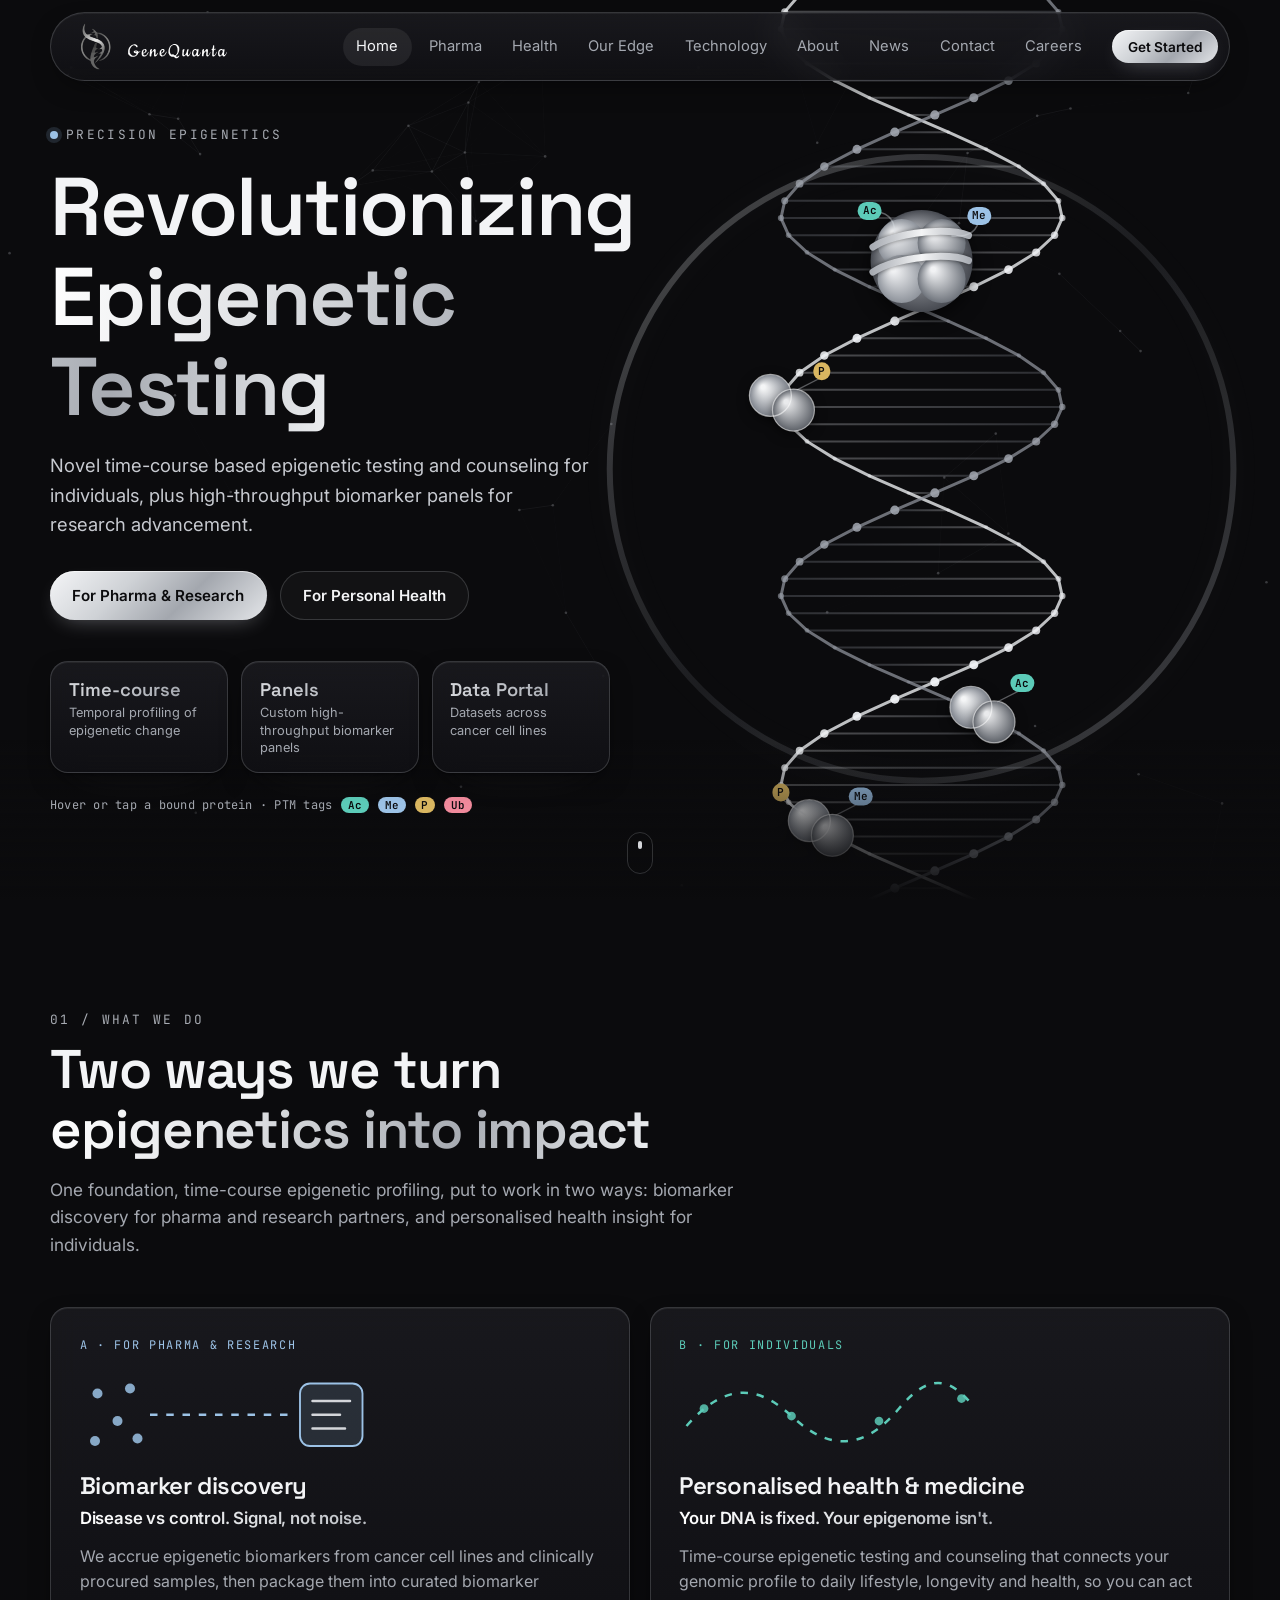
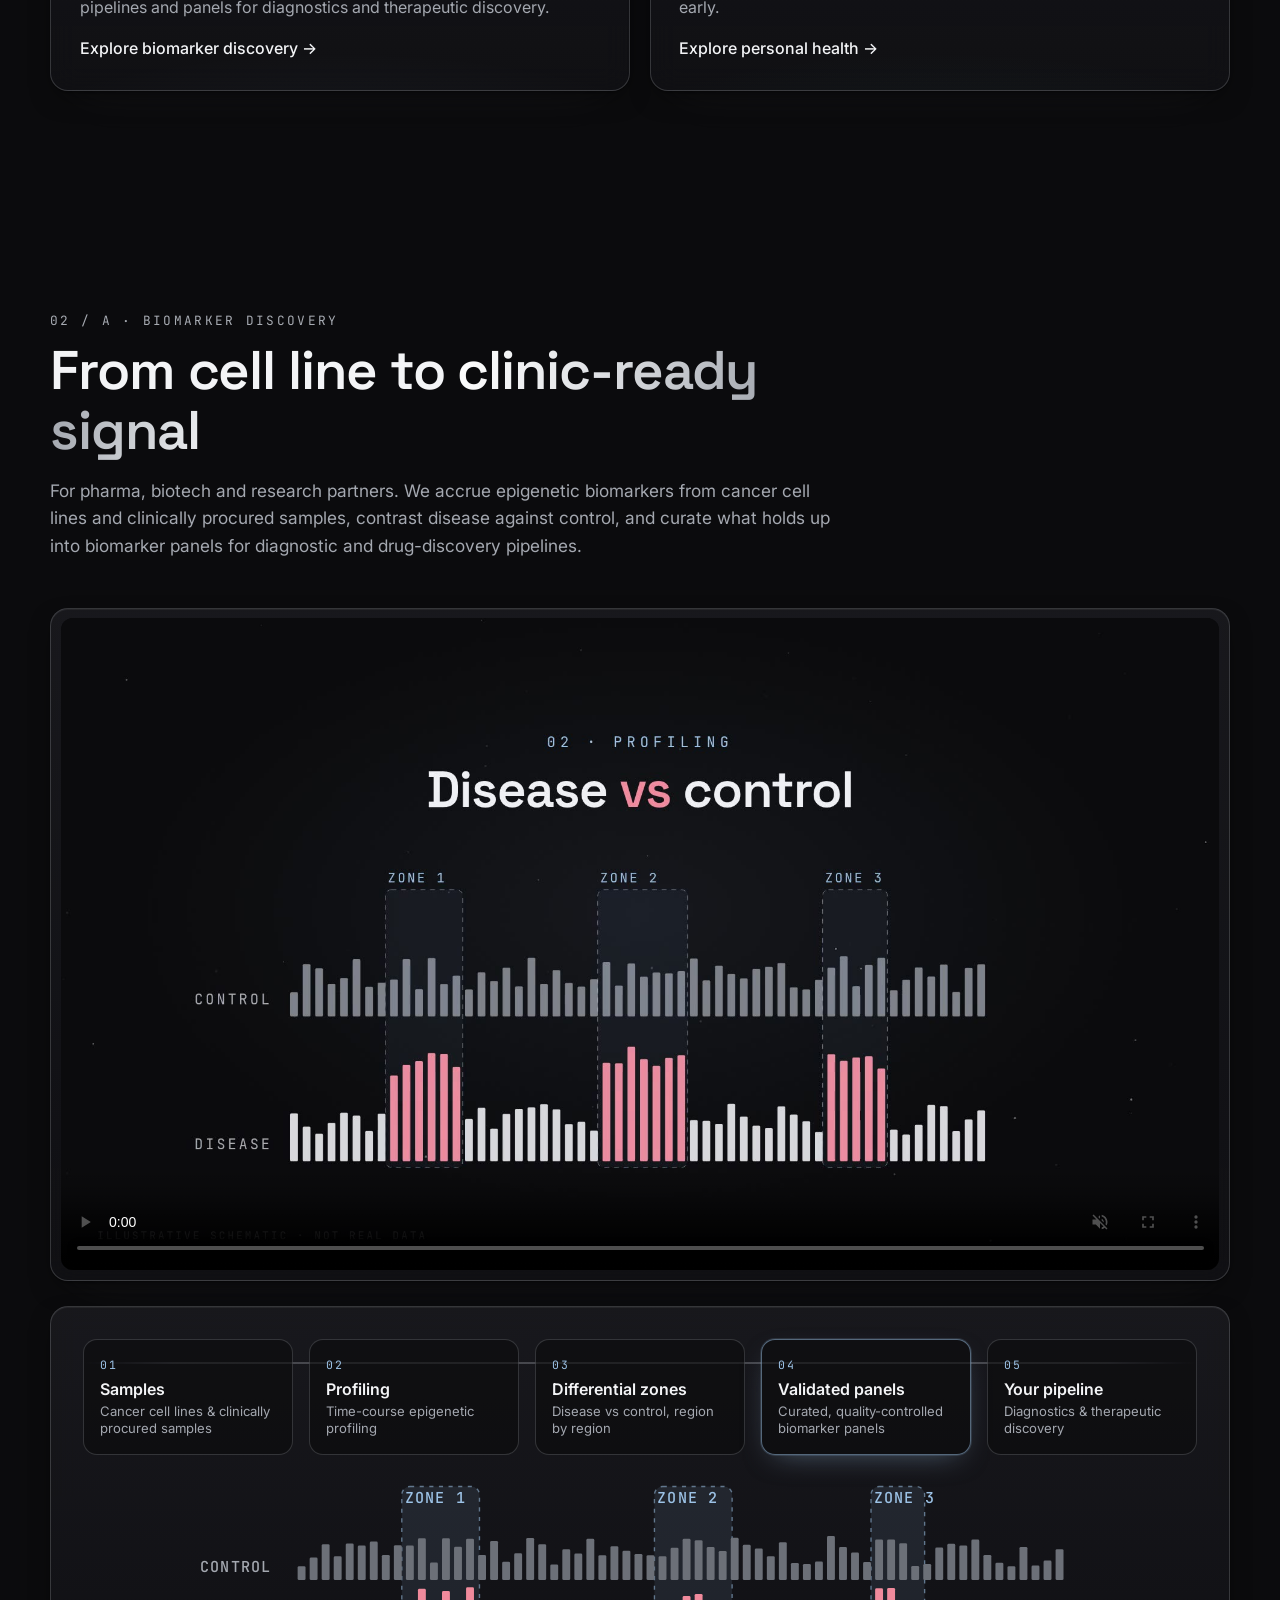
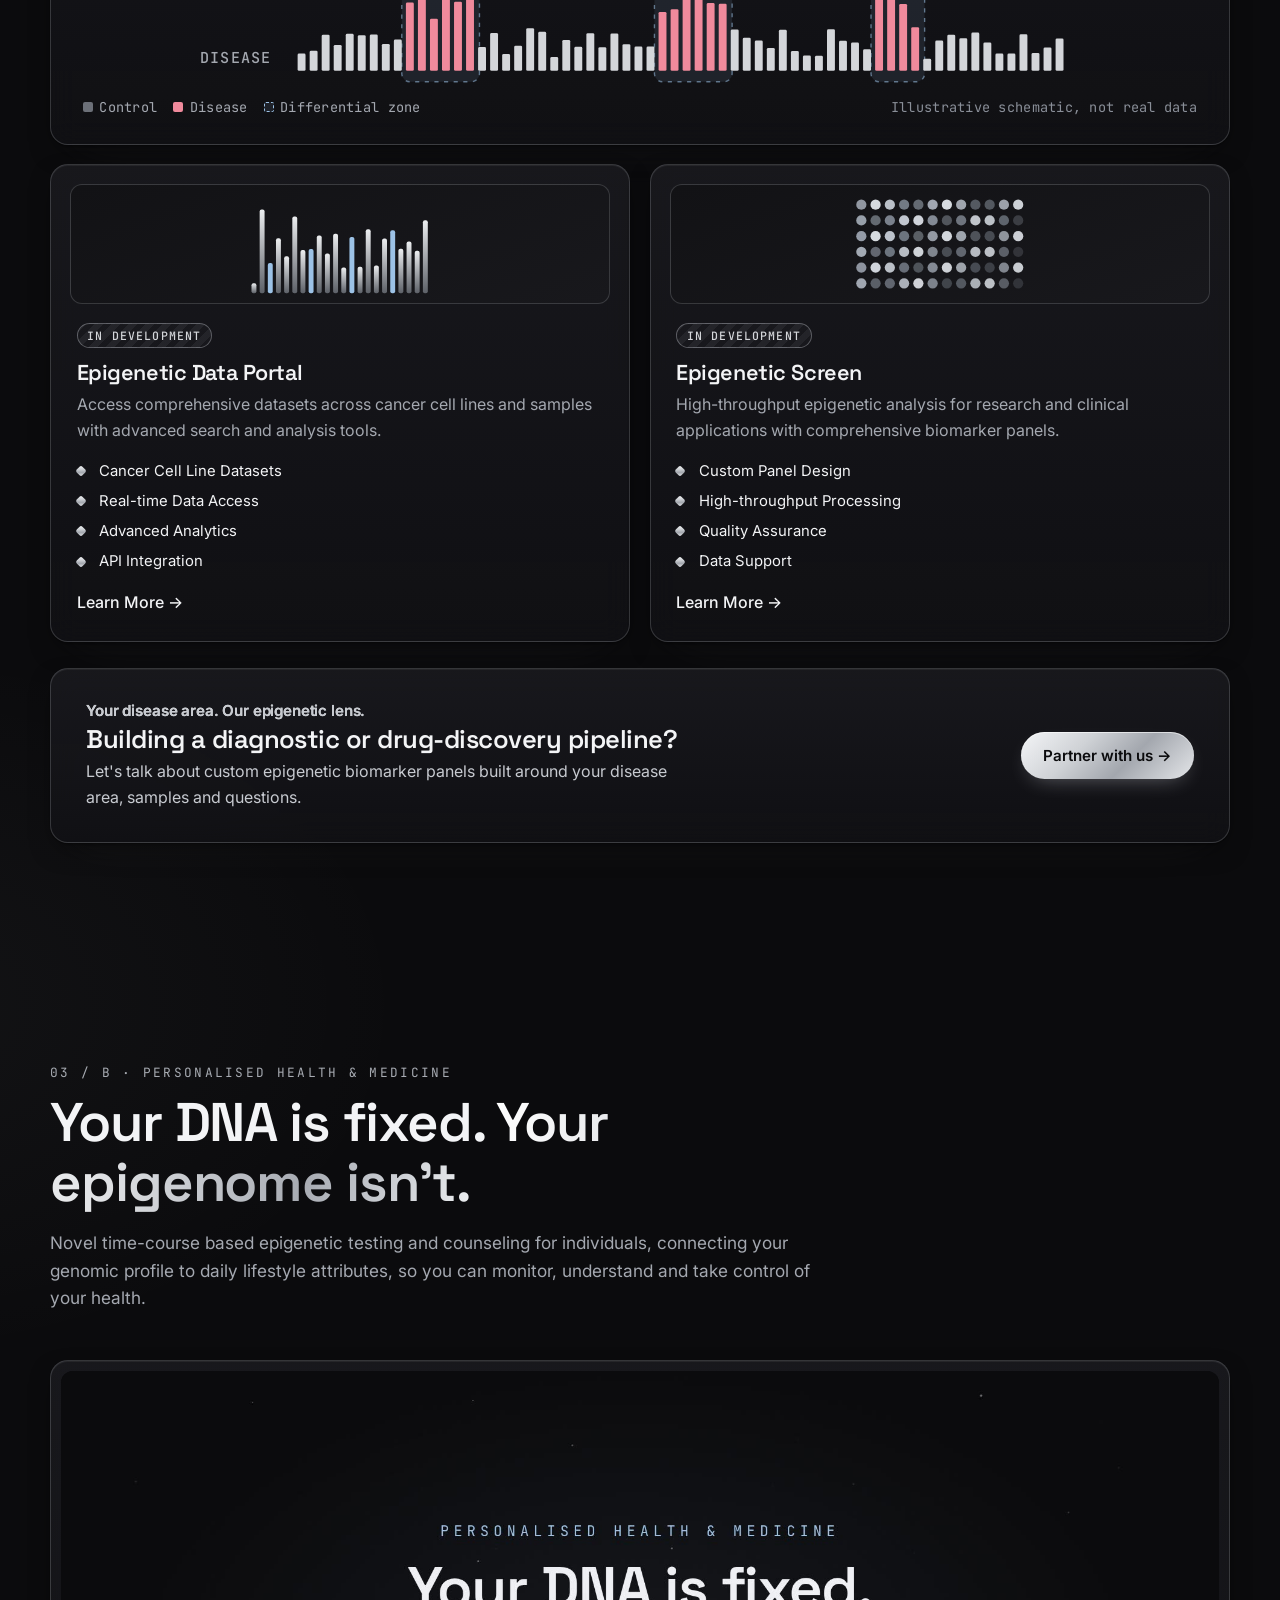
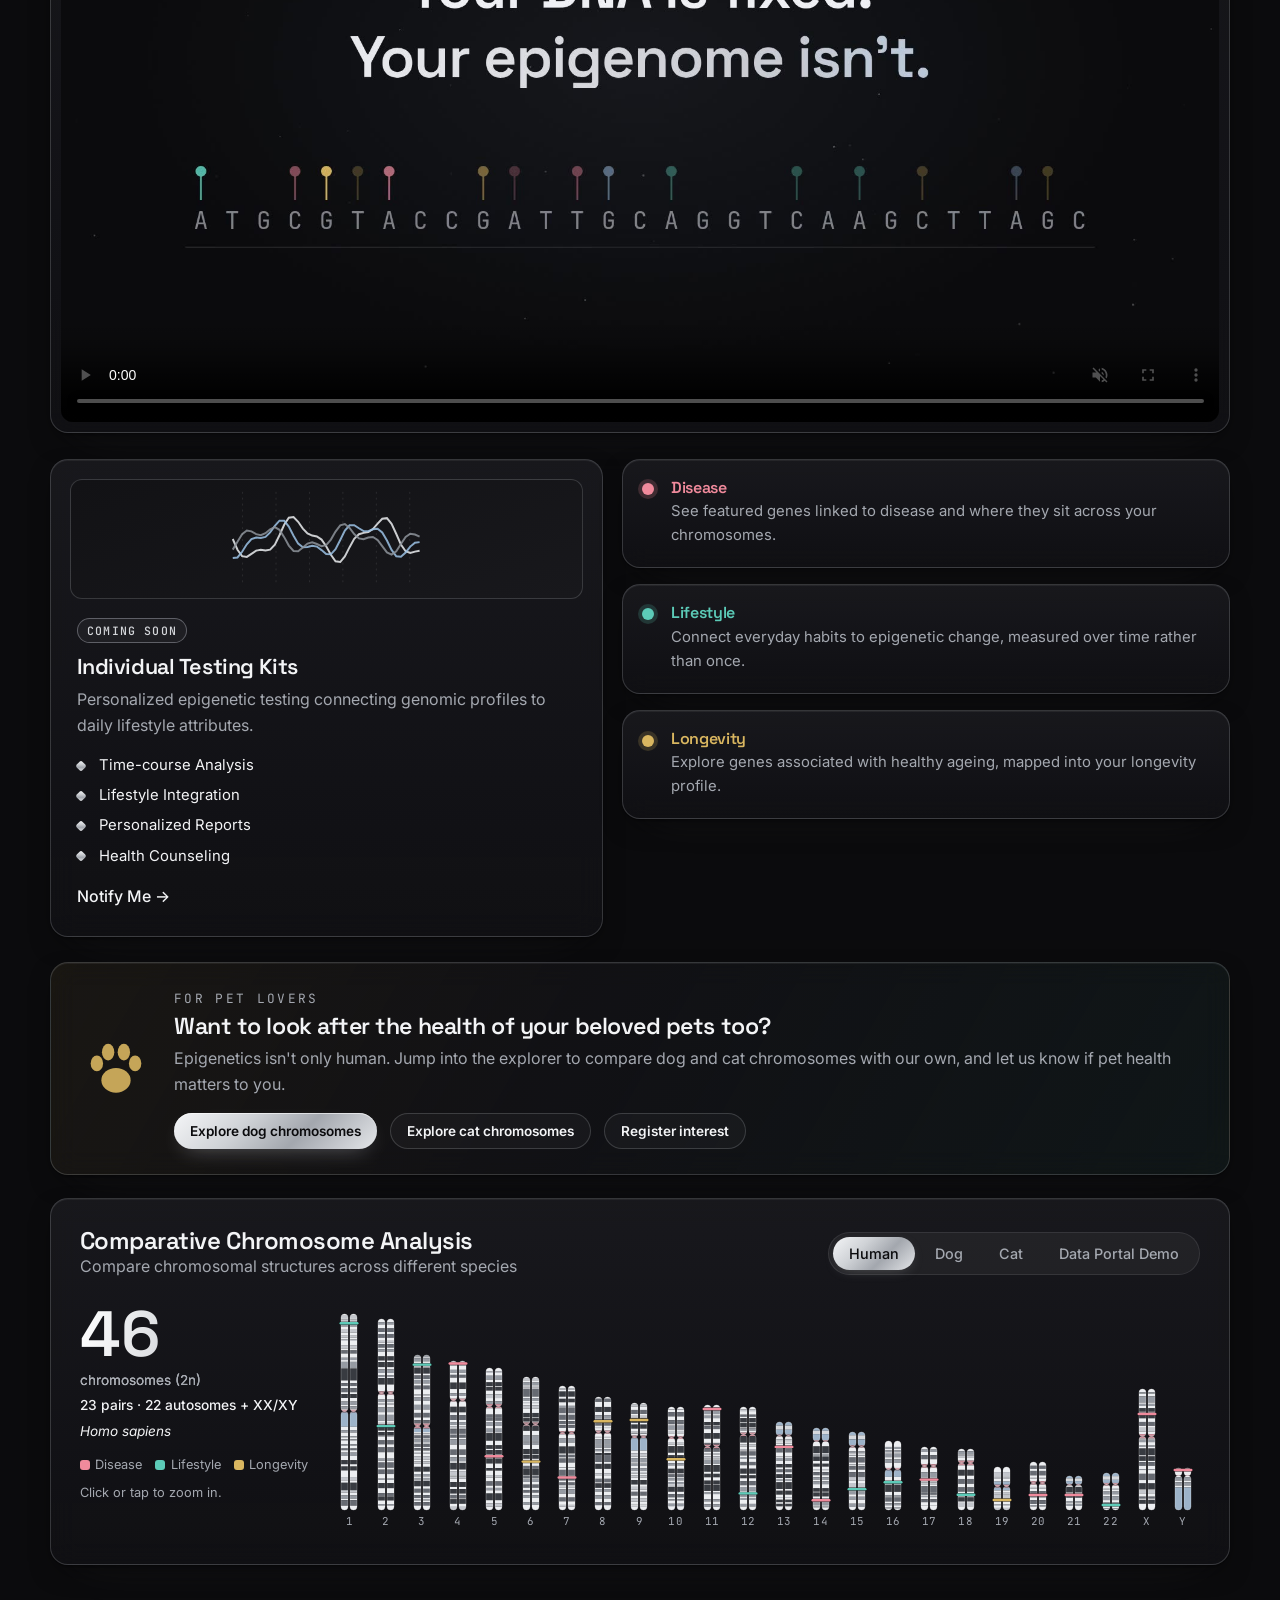
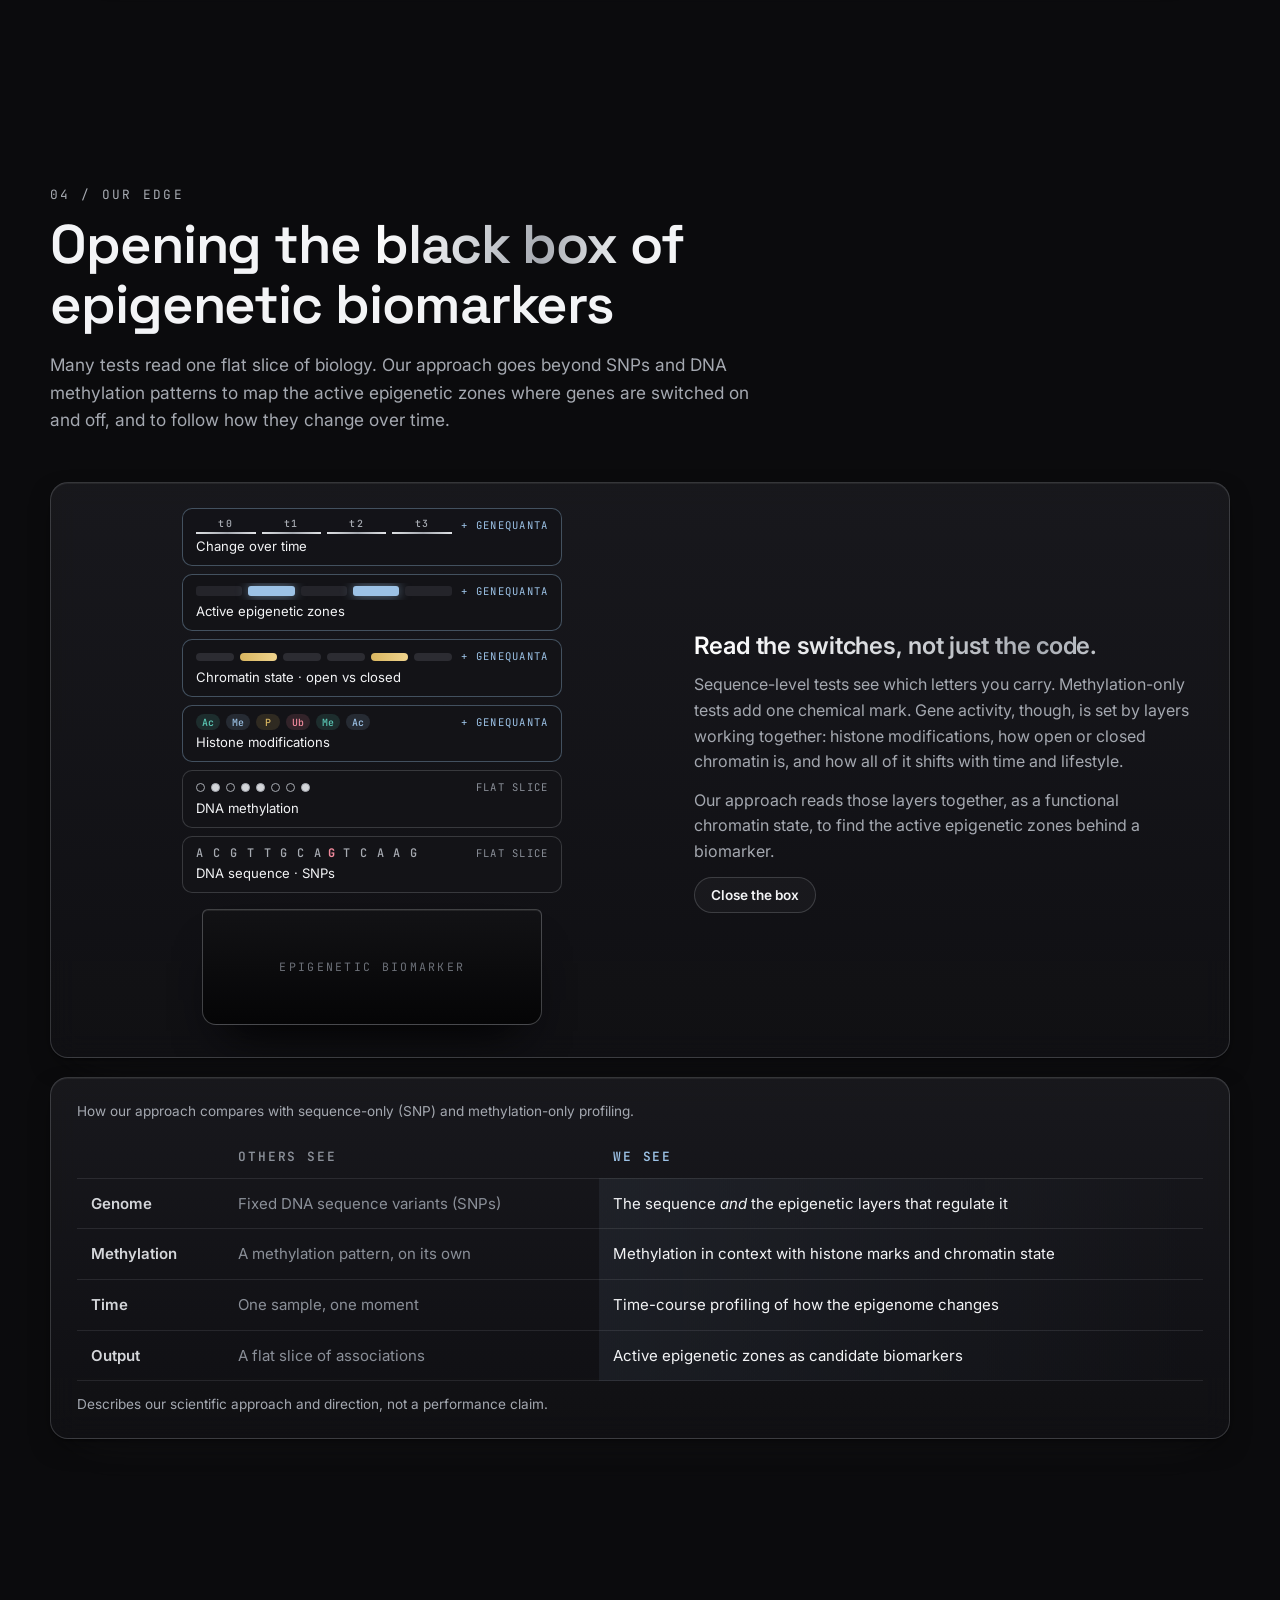
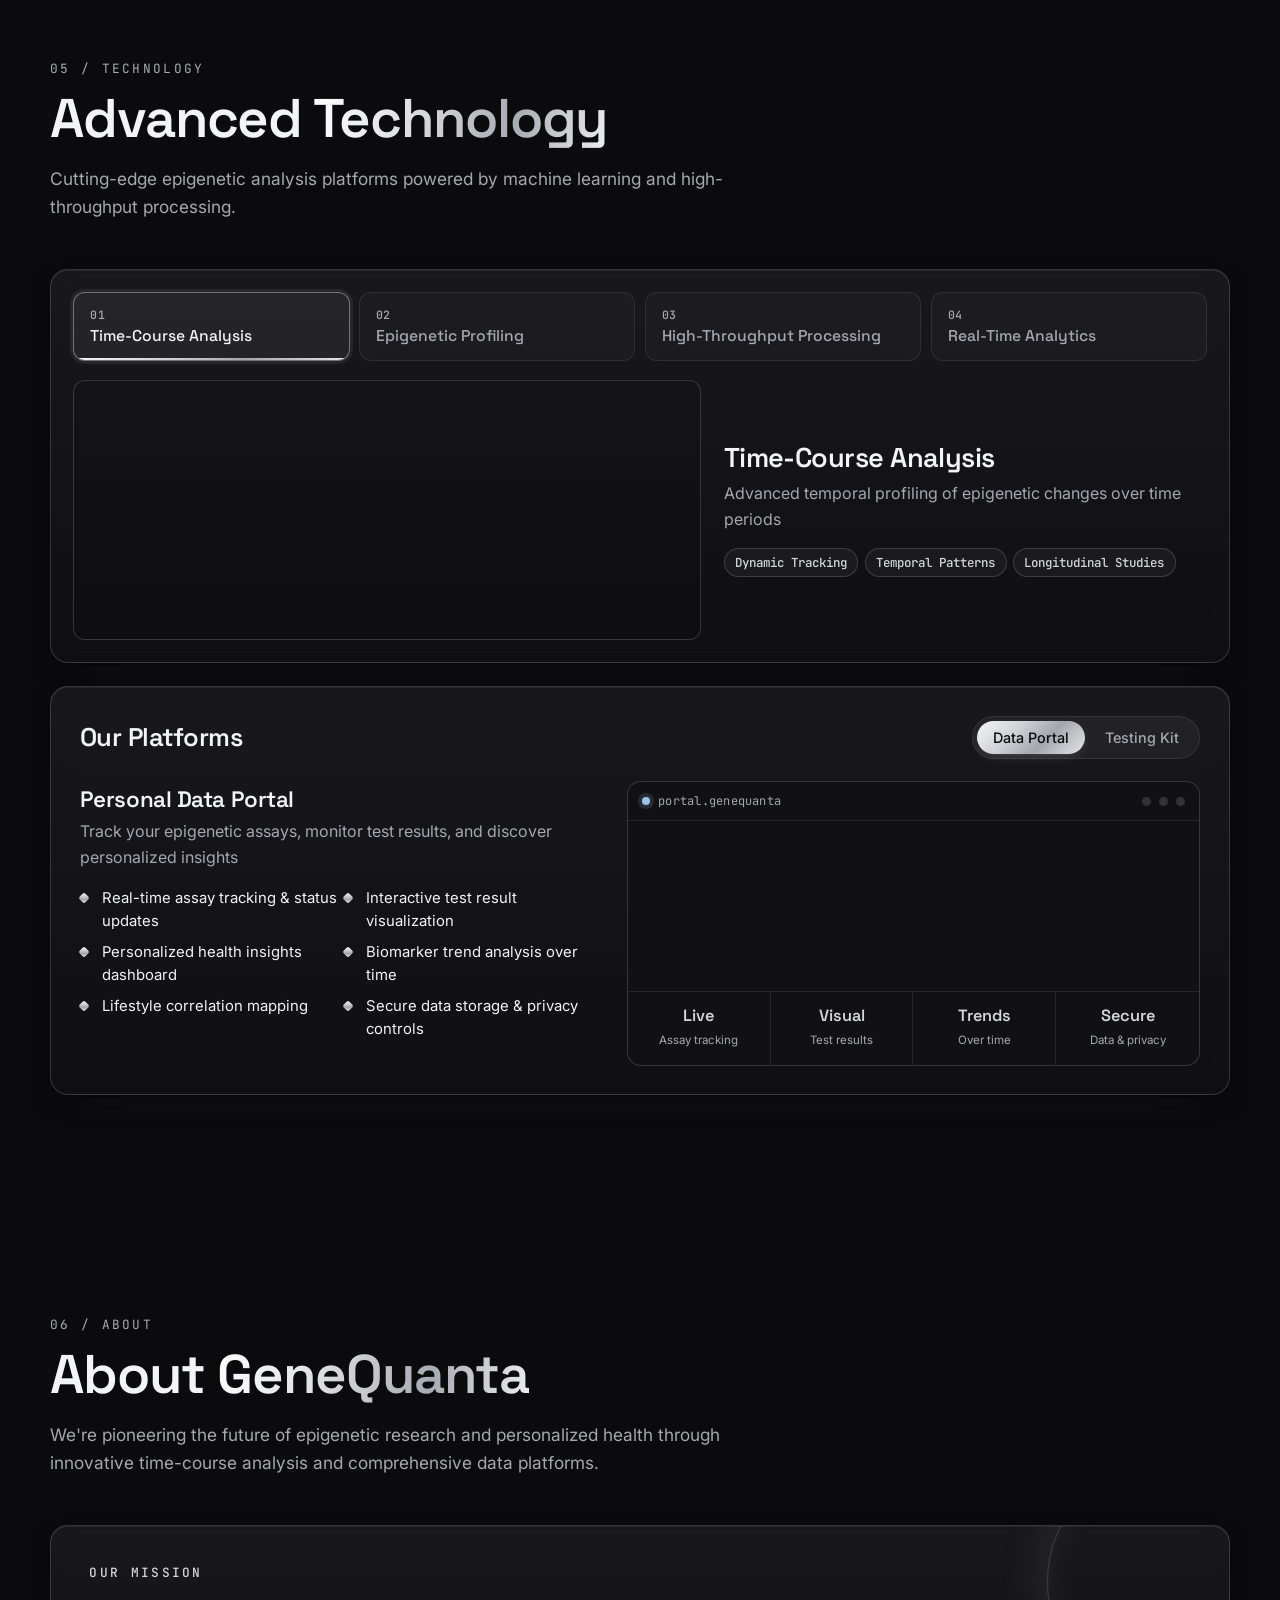
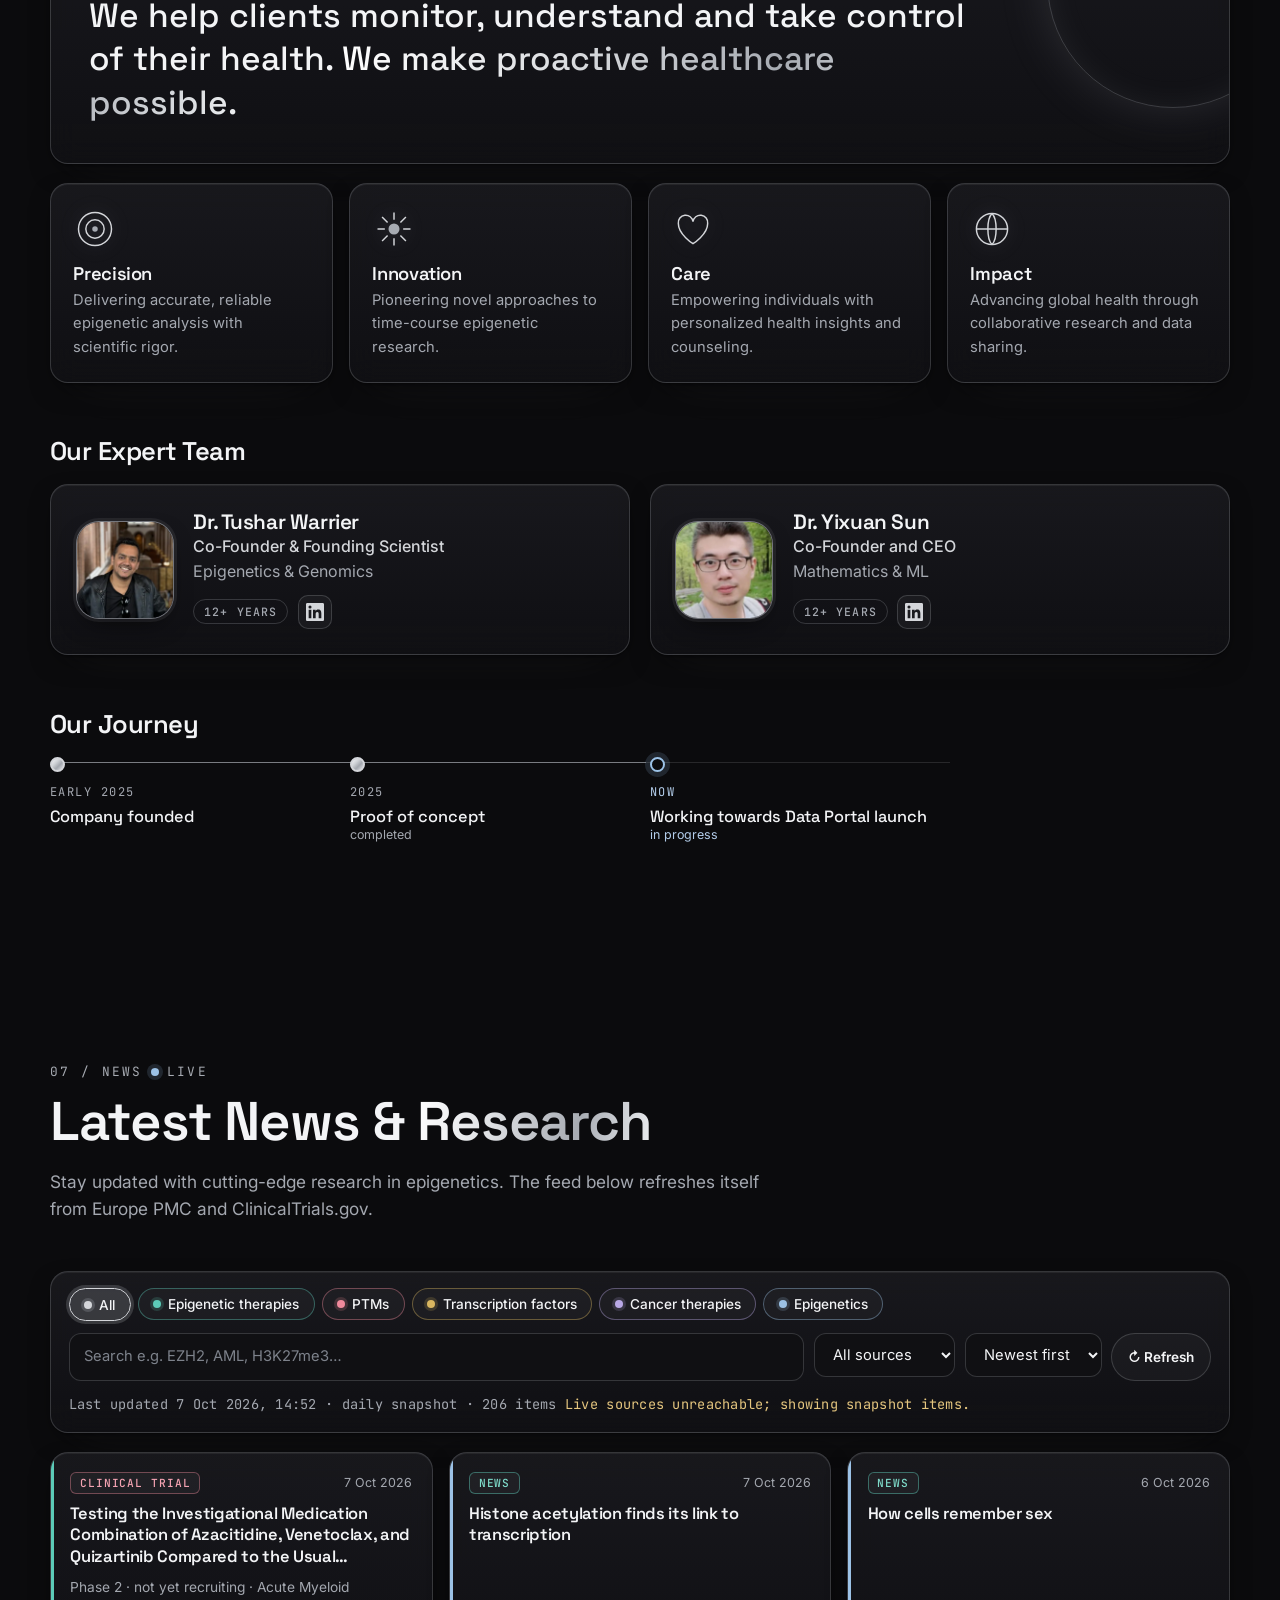
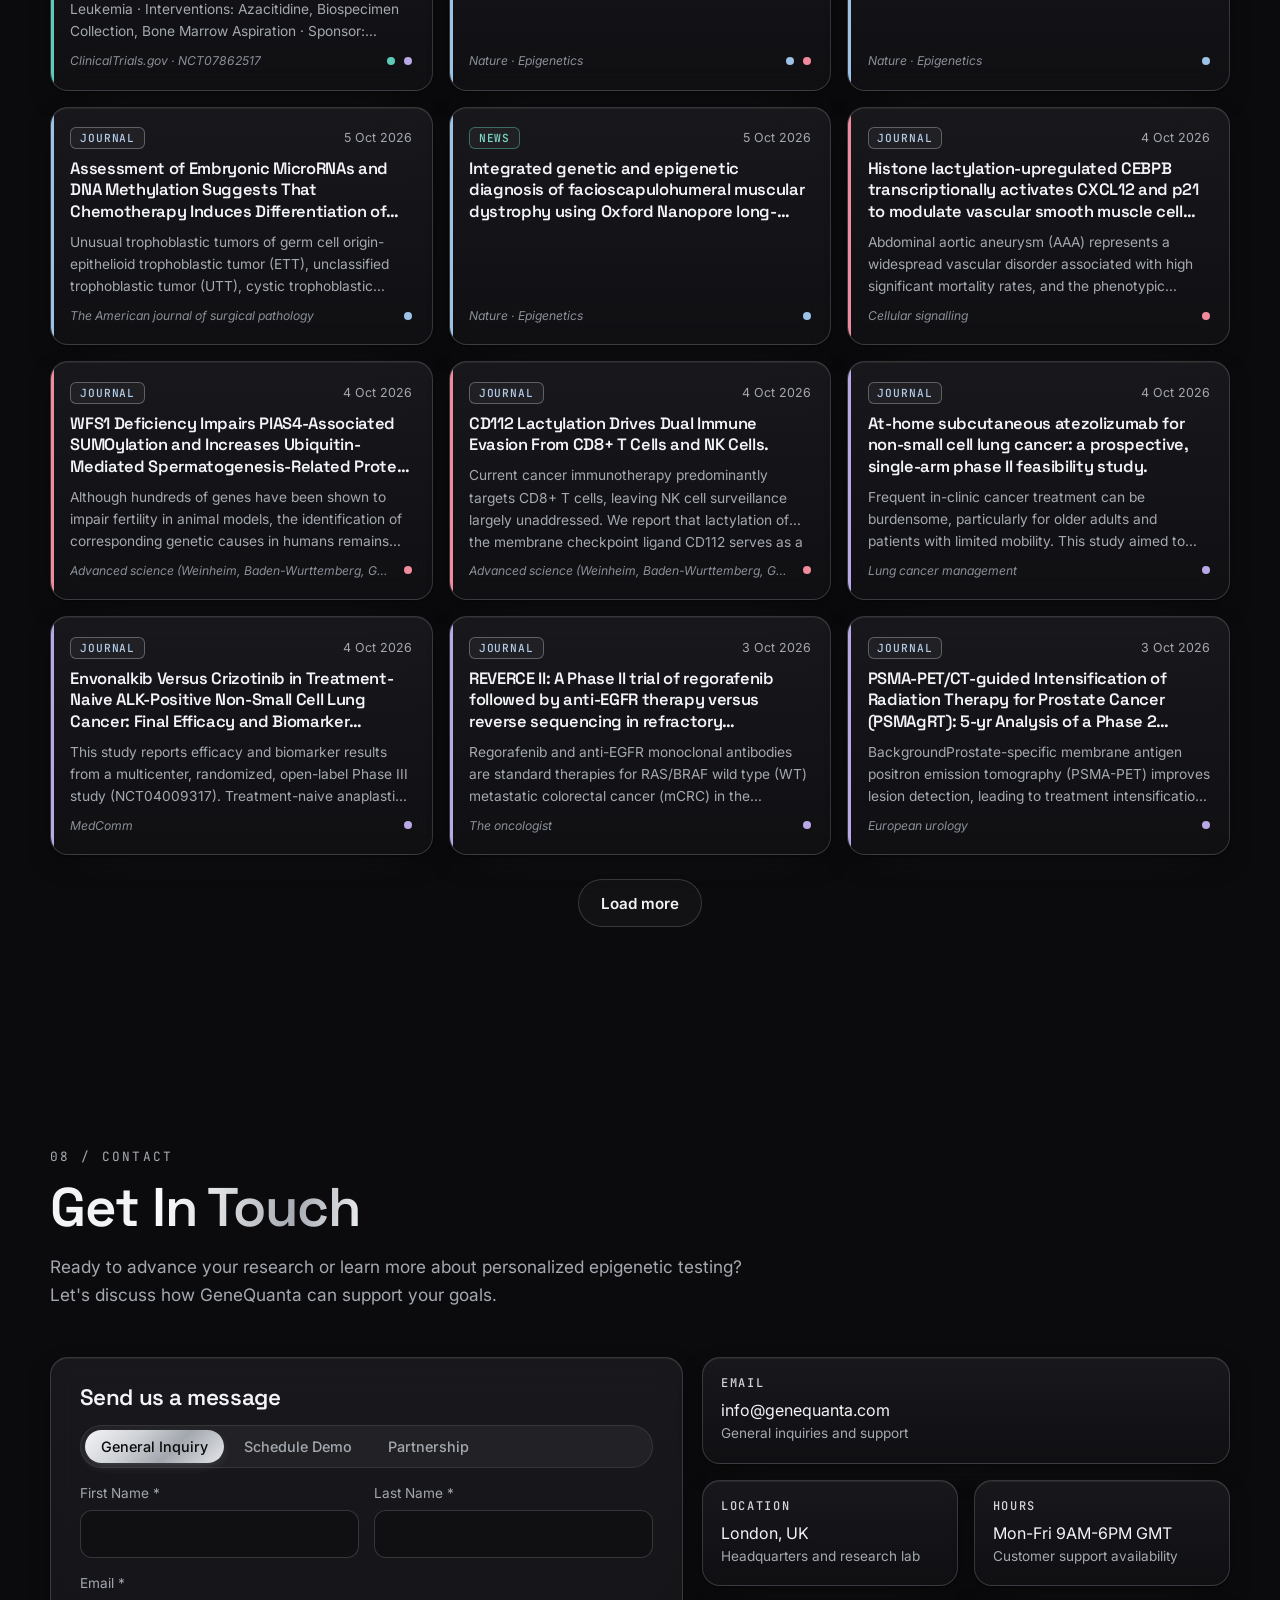
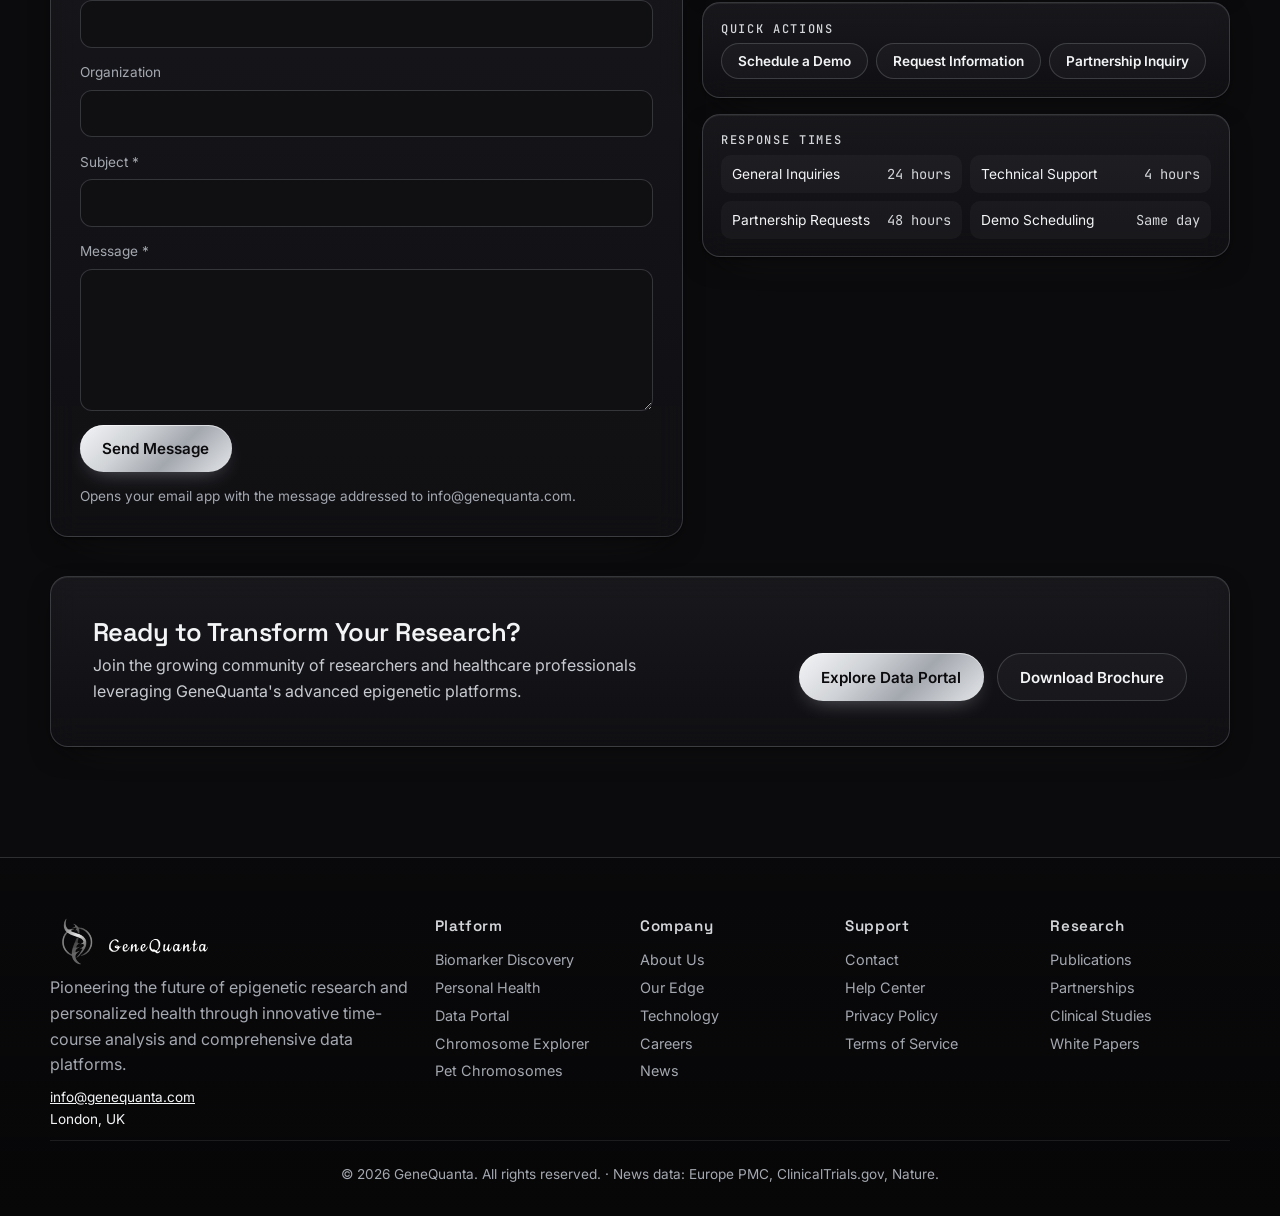
<file: index.html>
<!doctype html>
<html lang="en">
<head>
<meta charset="utf-8"><meta name="viewport" content="width=device-width,initial-scale=1">
<title>GeneQuanta · Precision epigenetics</title>
<meta name="description" content="GeneQuanta turns epigenetics into impact two ways: epigenetic biomarker discovery and curated panels for pharma and research partners, and time-course epigenetic testing and counseling for personalised health.">
<meta property="og:title" content="GeneQuanta · Revolutionizing Epigenetic Testing"><meta property="og:description" content="Epigenetic biomarker discovery for pharma, personalised time-course epigenetic health insight, and a live epigenetics news feed."><meta property="og:type" content="website"><meta property="og:image" content="https://genequanta.com/assets/img/og-image.png"><meta property="og:image:width" content="1200"><meta property="og:image:height" content="630"><meta property="og:image:alt" content="GeneQuanta logo: a silver DNA double helix through a ring"><meta name="twitter:card" content="summary_large_image"><meta property="og:url" content="https://genequanta.com/"><link rel="canonical" href="https://genequanta.com/">
<meta name="theme-color" content="#0b0b0d">
<link rel="icon" href="assets/favicon.svg?v=20261023b" type="image/svg+xml"><link rel="icon" href="assets/favicon-32.png?v=20261023b" sizes="32x32" type="image/png"><link rel="apple-touch-icon" href="assets/apple-touch-icon.png?v=20261023b">
<link rel="preconnect" href="https://fonts.googleapis.com"><link rel="preconnect" href="https://fonts.gstatic.com" crossorigin>
<link href="https://fonts.googleapis.com/css2?family=Space+Grotesk:wght@400;500;600;700&family=Inter:wght@300;400;500;600&family=JetBrains+Mono:wght@400;500&display=swap" rel="stylesheet">
<link rel="stylesheet" href="assets/css/style.css?v=20261023b">
<link rel="stylesheet" href="assets/css/karyotype.css?v=20261023b">
</head>
<body>
<svg width="0" height="0" style="position:absolute;width:0;height:0;overflow:hidden" aria-hidden="true" focusable="false"><symbol id="gq-word" viewBox="18 147 158 40"><path d="M93.2 185.1C92.7 184.9 91.7 184.2 91.2 183.7C90.6 183.0 90.0 182.8 88.8 182.8C86.7 182.8 85.1 182.1 83.8 180.8C81.9 178.7 81.4 176.6 81.9 172.7C82.1 171.8 82.3 170.9 82.5 170.4C82.6 170.0 82.9 169.4 83.0 169.0C83.4 167.9 84.4 166.4 85.3 165.4C86.2 164.5 87.3 163.9 88.6 163.5C89.4 163.2 91.3 162.9 92.1 162.9C92.9 162.9 95.0 163.4 95.7 163.8C97.0 164.6 98.0 166.0 98.6 167.9C98.9 168.6 98.9 169.0 98.9 170.8C98.9 173.1 98.8 173.7 98.1 175.6C97.1 178.2 96.4 179.3 94.3 181.1C94.0 181.4 93.8 181.7 93.8 181.9C93.8 182.5 94.5 183.1 95.3 183.1C95.8 183.1 97.0 182.4 97.7 181.7C98.4 180.9 98.8 180.9 98.8 181.7C98.9 182.1 98.8 182.3 98.3 183.0C97.7 183.8 97.1 184.3 96.1 184.8C95.3 185.2 93.9 185.3 93.2 185.1ZM23.7 182.9C22.2 182.6 21.1 182.0 19.9 180.7C19.0 179.9 18.9 179.7 18.5 178.7C18.1 177.7 18.1 177.7 18.2 175.3C18.2 173.2 18.3 172.8 18.6 171.6C19.6 167.2 22.9 164.0 26.9 163.4C29.5 163.1 31.7 163.9 32.8 165.7C33.3 166.6 33.3 167.3 32.8 167.8C32.1 168.4 31.4 168.1 30.8 167.0C30.1 165.6 28.9 164.8 27.5 164.7C26.8 164.6 26.7 164.6 25.8 165.0C23.9 166.0 22.0 168.3 21.2 170.8C20.7 172.2 20.7 172.2 20.7 174.1C20.7 176.0 20.7 176.1 21.1 177.1C22.0 179.3 24.0 181.1 25.9 181.3C26.7 181.4 28.3 181.2 29.0 180.9C29.4 180.8 30.6 179.5 31.2 178.8C31.5 178.3 31.4 177.8 31.1 177.6C30.9 177.5 30.4 177.4 29.8 177.3C28.6 177.2 28.1 177.0 27.5 176.5C26.7 175.7 26.7 174.8 27.5 174.0C28.1 173.3 29.0 173.0 30.4 173.0C32.1 172.9 32.9 173.2 33.8 174.2C34.4 174.9 34.5 174.9 35.0 174.9C35.4 174.9 35.8 174.8 36.3 174.5C37.1 174.0 37.5 173.9 37.6 174.3C37.7 174.7 37.2 175.1 36.0 175.7C34.5 176.5 34.1 176.9 33.7 178.0C33.5 178.4 33.1 179.2 32.8 179.6C31.8 181.0 30.8 181.7 28.6 182.4C27.4 182.9 27.2 182.9 25.8 182.9C24.9 183.0 24.0 182.9 23.7 182.9ZM42.4 182.4C41.3 182.1 41.1 182.0 40.6 181.3C40.0 180.6 39.8 180.2 39.6 178.9C39.4 177.3 39.7 174.8 40.3 173.5C41.2 171.7 43.6 170.4 45.3 170.7C46.1 170.9 46.8 171.4 47.2 172.1C47.8 173.1 47.4 174.6 46.1 175.9C45.3 176.7 44.5 177.2 43.4 177.5C42.4 177.8 42.1 178.1 42.1 178.7C42.1 179.3 42.8 180.4 43.3 180.7C43.9 181.0 44.9 181.0 45.7 180.7C46.9 180.1 47.9 178.9 49.4 176.2C49.9 175.3 50.1 174.9 50.3 174.9C51.2 174.9 49.7 178.3 47.8 180.5C46.5 182.1 44.3 182.9 42.4 182.4ZM60.1 182.4C59.1 181.9 58.9 181.0 59.1 177.6C59.3 175.1 59.2 174.8 58.7 174.4C58.5 174.3 58.3 174.3 57.8 174.6C56.8 175.1 56.4 175.5 56.2 176.0C56.2 176.2 55.8 177.0 55.5 177.7C55.0 178.9 55.0 179.2 54.9 180.5C54.8 181.2 54.7 182.0 54.6 182.1C54.4 182.6 53.5 182.6 52.7 182.2C52.1 182.0 52.0 181.4 52.2 179.6C52.6 176.2 52.6 175.4 52.6 174.1C52.6 172.2 52.8 171.9 54.2 170.9C54.7 170.4 55.2 170.4 55.5 170.8C55.8 171.1 55.8 171.5 55.5 173.2C55.4 173.9 55.4 174.6 55.4 174.8C55.5 175.1 55.6 175.1 56.0 175.1C56.4 175.1 56.5 175.0 56.9 174.2C57.7 172.5 59.1 171.0 59.9 170.8C60.8 170.6 61.5 171.2 61.7 172.1C61.9 172.5 61.7 175.1 61.4 178.8C61.4 179.6 61.4 179.7 61.6 180.0C61.8 180.1 62.0 180.2 62.1 180.2C62.6 180.2 63.3 179.3 64.1 177.9C64.8 176.7 65.3 176.2 65.5 176.5C65.6 176.7 65.5 177.1 64.6 178.9C63.7 180.8 62.8 181.9 61.8 182.3C61.1 182.7 60.7 182.7 60.1 182.4ZM70.5 182.4C70.0 182.2 69.7 182.0 69.1 181.5C68.7 181.1 68.3 180.6 68.2 180.4C67.5 179.1 67.7 175.2 68.5 173.7C69.2 172.5 69.9 171.8 71.1 171.2C72.0 170.8 72.2 170.7 73.0 170.7C74.4 170.7 75.5 171.5 75.7 172.7C76.0 174.7 74.3 176.7 71.8 177.5C70.7 177.8 70.4 178.1 70.4 178.7C70.4 179.6 71.4 180.6 72.6 181.0C73.1 181.1 73.2 181.1 73.8 180.8C75.1 180.2 76.7 178.3 77.9 175.9C78.2 175.3 78.5 174.8 78.6 174.8C78.7 174.8 78.8 174.8 78.9 175.0C79.0 175.3 78.9 175.9 78.2 177.3C77.2 179.5 75.7 181.3 74.3 181.9C73.7 182.2 72.0 182.6 71.5 182.6C71.3 182.6 70.9 182.5 70.5 182.4ZM121.5 182.4C120.6 182.2 120.2 181.9 119.7 180.9C118.9 179.3 118.8 178.0 119.2 175.7C119.5 174.2 119.9 173.4 120.8 172.4C121.6 171.6 122.4 171.1 123.4 170.8C124.3 170.6 124.7 170.7 125.7 171.2C126.7 171.7 127.1 171.7 127.8 171.2C128.5 170.7 128.9 170.8 129.2 171.3C129.4 171.8 129.4 172.5 129.1 174.1C128.6 176.2 128.4 179.2 128.7 179.8C128.8 180.2 128.9 180.2 129.3 180.2C129.6 180.2 129.8 180.2 130.0 180.0C130.4 179.5 131.7 177.4 132.2 176.4C132.8 175.4 133.0 175.2 133.0 175.8C133.0 176.4 132.1 178.6 131.6 179.4C130.3 181.6 129.2 182.5 128.2 182.5C127.4 182.5 126.9 182.2 126.5 181.3C125.9 180.2 125.7 180.2 124.5 181.4C123.6 182.3 123.5 182.4 122.4 182.6C122.2 182.6 121.8 182.5 121.5 182.4ZM152.1 182.4C151.8 182.3 151.4 182.0 151.2 181.7L150.8 181.3L150.9 178.3C151.0 176.7 151.0 174.8 151.1 174.1L151.2 172.9L150.4 172.2C150.0 171.7 149.6 171.3 149.6 171.2C149.6 170.9 149.9 170.6 150.5 170.5C150.8 170.4 151.1 170.3 151.2 170.1C151.5 169.9 151.5 169.7 152.0 167.1C152.3 165.3 152.5 164.8 153.0 164.6C153.4 164.4 153.4 164.4 153.7 164.6C154.1 164.9 154.2 165.5 154.0 168.1C154.0 169.0 154.0 169.9 154.0 170.1C154.0 170.3 154.2 170.5 154.4 170.7L154.8 170.9L155.6 170.6C156.5 170.3 156.8 170.3 157.0 170.7C157.1 171.0 156.7 171.3 155.8 171.6C154.9 171.9 154.1 172.4 153.9 172.8C153.4 173.4 153.0 179.6 153.4 180.2C154.2 181.2 155.7 179.5 157.6 175.4C157.7 175.1 157.9 174.9 158.0 174.9C158.3 174.9 158.2 175.7 157.8 176.8C156.6 179.5 156.1 180.2 155.3 181.1C154.1 182.5 153.2 182.9 152.1 182.4ZM162.7 182.5C161.7 182.3 160.7 181.3 160.4 180.4C160.2 179.6 160.0 177.7 160.1 177.1C160.5 173.8 161.4 172.2 163.6 171.2C164.9 170.5 165.6 170.5 166.8 171.2C167.2 171.4 167.7 171.6 167.8 171.6C168.0 171.6 168.4 171.5 168.8 171.2C169.7 170.8 169.9 170.8 170.2 171.2C170.4 171.5 170.4 171.7 170.3 172.7C170.3 173.3 170.1 174.2 170.0 174.8C169.8 175.4 169.7 176.3 169.7 177.6C169.6 179.4 169.6 179.7 169.8 179.9C170.1 180.4 170.8 180.3 171.2 179.8C171.7 179.2 173.2 176.6 173.4 176.1C173.8 175.2 173.9 175.0 174.1 175.0C174.5 175.0 174.4 175.5 173.6 177.5C172.9 179.3 172.1 180.4 171.2 181.4C170.5 182.1 170.2 182.4 169.8 182.5C168.5 182.8 167.5 182.3 167.3 181.3C167.0 180.4 166.5 180.4 165.4 181.4C164.3 182.4 163.5 182.7 162.7 182.5ZM104.9 182.3C104.3 181.9 104.1 181.7 103.8 180.9C103.5 179.9 103.5 179.3 103.7 177.6C103.8 176.7 103.9 175.4 103.9 174.7C103.9 172.8 104.0 172.2 104.7 171.5C105.8 170.5 106.4 170.3 106.8 170.7C107.1 171.1 107.0 172.4 106.6 173.9C106.1 175.5 106.0 176.3 106.0 178.3C106.0 180.1 106.1 180.4 106.6 180.6C107.3 180.9 108.2 180.0 109.5 177.8C110.3 176.3 110.6 175.3 110.9 173.4C111.0 172.2 111.4 171.4 112.1 170.9C113.0 170.3 113.5 170.7 113.5 171.8C113.5 172.4 113.2 174.0 112.8 175.1C112.6 176.0 112.7 180.0 113.0 180.3C113.4 180.8 113.8 180.5 114.9 178.8C115.5 178.0 116.1 177.0 116.2 176.6C116.4 176.2 116.7 175.6 116.9 175.3C117.2 174.8 117.6 174.6 117.5 175.1C117.5 175.7 115.6 179.7 115.1 180.5C114.7 181.0 113.4 182.1 112.9 182.4C112.3 182.7 111.1 182.4 110.8 181.8C110.7 181.7 110.6 181.3 110.5 180.9C110.3 180.2 109.9 179.8 109.5 179.9C109.4 180.0 109.0 180.3 108.7 180.7C107.9 181.7 107.5 182.1 106.9 182.3C106.2 182.6 105.4 182.5 104.9 182.3ZM135.5 182.3C134.6 181.8 134.5 181.3 134.8 179.5C134.8 179.1 134.9 177.3 135.0 175.6C135.1 172.2 135.1 172.1 136.0 171.3C136.8 170.7 137.3 170.4 137.7 170.6C138.1 170.8 138.2 171.3 137.9 172.7C137.7 174.4 137.7 174.7 138.1 174.7C138.6 174.8 138.9 174.5 139.9 173.1C140.8 171.9 141.7 171.0 142.3 170.8C143.0 170.6 144.0 171.3 144.2 172.1C144.3 172.6 144.0 177.6 143.7 178.9C143.6 179.9 143.8 180.3 144.4 180.4C145.0 180.4 145.5 179.8 146.7 177.6C147.5 176.1 147.7 175.7 147.9 175.7C148.2 175.7 148.2 175.8 148.2 176.3C148.2 176.7 148.0 177.1 147.1 178.7C145.9 180.9 145.3 181.7 144.5 182.2C143.5 182.7 142.2 182.5 141.8 181.8C141.4 180.9 141.2 178.0 141.6 176.5C141.7 176.1 141.7 175.5 141.7 175.3C141.6 174.8 141.2 174.2 140.9 174.2C140.5 174.2 139.5 175.2 138.8 176.2C137.8 177.6 137.5 178.5 137.4 180.3C137.2 182.0 137.0 182.4 136.4 182.5C136.2 182.5 135.8 182.4 135.5 182.3ZM165.0 180.8C165.0 180.7 165.2 180.5 165.3 180.2C165.4 179.9 165.9 178.8 166.4 177.8C167.7 175.2 167.9 174.0 167.2 173.1C166.4 172.2 165.2 172.0 164.2 172.6C163.5 173.1 163.3 173.4 162.7 174.5C162.3 175.3 162.3 175.3 162.3 176.9C162.3 178.5 162.3 178.6 162.7 179.3C162.9 179.7 163.1 180.2 163.2 180.3C163.6 180.8 164.6 181.0 165.0 180.8ZM124.1 180.2C124.4 179.8 124.6 179.5 125.6 177.5C126.6 175.4 126.7 174.2 126.2 173.3C125.7 172.4 124.3 172.0 123.4 172.4C122.4 172.9 121.5 174.5 121.2 176.0C120.9 177.6 121.6 180.1 122.5 180.6C123.0 180.9 123.6 180.7 124.1 180.2ZM93.4 180.0C94.5 179.2 95.0 178.4 96.0 175.8C96.2 175.1 96.3 171.5 96.1 170.3C96.0 169.1 95.1 167.1 94.3 166.1C94.0 165.7 93.5 165.2 93.0 164.9L92.2 164.4L90.8 164.4C89.4 164.4 89.3 164.5 88.4 164.9C86.5 165.8 85.4 167.3 84.5 170.0C84.1 171.5 84.1 171.6 84.1 173.4C84.1 175.3 84.1 175.3 84.5 176.5C85.0 177.7 85.9 179.2 86.3 179.3C86.6 179.4 87.2 179.4 88.0 179.2C88.4 179.1 88.9 179.0 89.1 179.1C89.6 179.2 90.4 179.6 90.8 180.0C91.7 180.7 92.4 180.8 93.4 180.0ZM43.3 176.4C43.9 176.2 44.8 175.4 45.1 174.6C45.6 173.4 45.4 172.4 44.7 172.1C43.8 171.8 43.0 172.5 42.3 174.0C41.8 175.3 41.8 175.9 42.1 176.2C42.4 176.5 42.6 176.6 43.3 176.4ZM72.0 176.2C72.7 175.8 73.4 175.0 73.6 174.0C73.9 173.0 73.5 172.1 72.6 172.1C71.7 172.1 71.1 172.7 70.5 174.3C70.0 175.6 70.0 176.0 70.6 176.4C70.9 176.6 71.3 176.5 72.0 176.2ZM31.2 175.6C31.9 175.1 31.1 173.9 30.2 174.2C29.8 174.3 29.5 174.8 29.6 175.1C29.7 175.7 30.7 175.9 31.2 175.6Z" fill="currentColor" fill-rule="evenodd"/></symbol></svg>
<a class="skip" href="#main">Skip to content</a>
<canvas id="bg-net" aria-hidden="true"></canvas>
<header class="nav glass" id="top">
  <a href="#home" class="brand" aria-label="GeneQuanta home"><img class="brand-mark" src="assets/img/logo/gq-mark.svg?v=20261023b" alt="" width="46" height="40"><svg class="brand-word" viewBox="0 0 158 40" width="83" height="21" aria-hidden="true" focusable="false"><use href="#gq-word"/></svg></a>
  <nav aria-label="Primary"><button class="burger" aria-expanded="false" aria-controls="navlinks" aria-label="Menu"><span></span><span></span></button>
    <ul id="navlinks"><li><a href="#home">Home</a></li><li><a href="#pharma">Pharma</a></li><li><a href="#health">Health</a></li><li><a href="#edge">Our Edge</a></li><li><a href="#technology">Technology</a></li><li><a href="#about">About</a></li><li><a href="#news">News</a></li><li><a href="#contact">Contact</a></li><li><a href="careers.html">Careers</a></li></ul></nav>
  <a href="#contact" class="btn btn-sm">Get Started</a>
</header>
<main id="main">
<!-- HERO -->
<section id="home" class="hero">
  <canvas id="helix" aria-label="Animated DNA double helix with nucleosomes and transcription factors carrying post-translational modification tags (acetyl, methyl, phospho, ubiquitin) docking onto and leaving the DNA" role="img"></canvas>
  <div class="hero-inner">
    <p class="eyebrow mono"><span class="dot"></span> Precision epigenetics</p>
    <h1>Revolutionizing<br><span class="grad">Epigenetic Testing</span></h1>
    <p class="lead">Novel time-course based epigenetic testing and counseling for individuals, plus high-throughput biomarker panels for research advancement.</p>
    <div class="cta"><a href="#pharma" class="btn">For Pharma &amp; Research</a><a href="#health" class="btn btn-ghost">For Personal Health</a></div>
    <dl class="stats qual">
      <div class="glass"><dt>Time-course</dt><dd>Temporal profiling of epigenetic change</dd></div>
      <div class="glass"><dt>Panels</dt><dd>Custom high-throughput biomarker panels</dd></div>
      <div class="glass"><dt>Data Portal</dt><dd>Datasets across cancer cell lines</dd></div>
    </dl>
    <p class="hint mono" aria-hidden="true">Hover or tap a bound protein · PTM tags <b class="ptm" style="--p:#5ccbb8">Ac</b><b class="ptm" style="--p:#9cc2e6">Me</b><b class="ptm" style="--p:#d9b660">P</b><b class="ptm" style="--p:#f08a9c">Ub</b></p>
  </div>
  <a href="#services" class="scroll-cue" aria-label="Scroll to services"><span></span></a>
</section>

<!-- STRATA OVERVIEW -->
<section id="services" class="section strata">
  <div class="head reveal"><p class="eyebrow mono">01 / What we do</p><h2>Two ways we turn <span class="grad">epigenetics into impact</span></h2><p>One foundation, time-course epigenetic profiling, put to work in two ways: biomarker discovery for pharma and research partners, and personalised health insight for individuals.</p></div>
  <div class="pillars">
    <a class="pillar glass reveal" href="#pharma" style="--pc:#9cc2e6">
      <span class="p-tag mono">A · For pharma &amp; research</span>
      <svg class="p-art" viewBox="0 0 240 70" aria-hidden="true"><g class="p-dots"><circle cx="14" cy="18" r="4"/><circle cx="30" cy="40" r="4"/><circle cx="12" cy="56" r="4"/><circle cx="40" cy="14" r="4"/><circle cx="46" cy="54" r="4"/></g><path class="p-line" d="M56 35 H170"/><g class="p-panel"><rect x="176" y="10" width="50" height="50" rx="8"/><path d="M186 24h30M186 35h22M186 46h26"/></g></svg>
      <h3>Biomarker discovery</h3>
      <p class="p-catch">Disease vs control. Signal, not noise.</p>
      <p>We accrue epigenetic biomarkers from cancer cell lines and clinically procured samples, then package them into curated biomarker pipelines and panels for diagnostics and therapeutic discovery.</p>
      <span class="link">Explore biomarker discovery →</span>
    </a>
    <a class="pillar glass reveal" href="#health" style="--pc:#5ccbb8">
      <span class="p-tag mono">B · For individuals</span>
      <svg class="p-art" viewBox="0 0 240 70" aria-hidden="true"><path class="p-wave" d="M6 44 C 36 10, 62 10, 90 36 S 146 66, 176 30 S 222 14, 234 26"/><g class="p-dots t"><circle cx="20" cy="30" r="3.5"/><circle cx="90" cy="36" r="3.5"/><circle cx="160" cy="40" r="3.5"/><circle cx="226" cy="22" r="3.5"/></g></svg>
      <h3>Personalised health &amp; medicine</h3>
      <p class="p-catch">Your DNA is fixed. Your epigenome isn't.</p>
      <p>Time-course epigenetic testing and counseling that connects your genomic profile to daily lifestyle, longevity and health, so you can act early.</p>
      <span class="link">Explore personal health →</span>
    </a>
  </div>
</section>

<!-- A · PHARMA -->
<section id="pharma" class="section stratum">
  <div class="head reveal"><p class="eyebrow mono">02 / A · Biomarker discovery</p><h2>From cell line to <span class="grad">clinic-ready signal</span></h2><p>For pharma, biotech and research partners. We accrue epigenetic biomarkers from cancer cell lines and clinically procured samples, contrast disease against control, and curate what holds up into biomarker panels for diagnostic and drug-discovery pipelines.</p></div>
  <figure class="vcard glass reveal">
    <video class="gq-video" muted playsinline controls preload="metadata" poster="assets/video/genequanta-pharma-poster.jpg?v=20261023b" width="1920" height="1080" aria-label="Video: GeneQuanta biomarker discovery overview, from samples to biomarker panels for pharma pipelines">
      <source src="assets/video/genequanta-pharma.mp4?v=20261023b" type="video/mp4">
    </video>
  </figure>
  <div class="flow glass reveal" id="bflow">
    <ol class="flow-steps">
      <li style="--i:0"><span class="fs-n mono">01</span><b>Samples</b><small>Cancer cell lines &amp; clinically procured samples</small></li>
      <li style="--i:1"><span class="fs-n mono">02</span><b>Profiling</b><small>Time-course epigenetic profiling</small></li>
      <li style="--i:2"><span class="fs-n mono">03</span><b>Differential zones</b><small>Disease vs control, region by region</small></li>
      <li style="--i:3"><span class="fs-n mono">04</span><b>Validated panels</b><small>Curated, quality-controlled biomarker panels</small></li>
      <li style="--i:4"><span class="fs-n mono">05</span><b>Your pipeline</b><small>Diagnostics &amp; therapeutic discovery</small></li>
    </ol>
    <div class="flow-rail" aria-hidden="true"><i></i><i></i><i></i></div>
    <figure class="diffz">
      <svg id="diffz-svg" viewBox="0 0 640 150" role="img" aria-label="Illustrative schematic: a control track and a disease track, with three highlighted zones where the disease signal departs from control"></svg>
      <figcaption class="mono small"><span class="lg c"></span>Control <span class="lg d"></span>Disease <span class="lg z"></span>Differential zone <em>Illustrative schematic, not real data</em></figcaption>
    </figure>
  </div>
  <div class="cards2">
    <article class="svc glass reveal tilt"><div class="svc-art"><svg viewBox="0 0 200 120" aria-hidden="true"><g class="bars"></g></svg></div><span class="pill dev">In Development</span><h3>Epigenetic Data Portal</h3><p>Access comprehensive datasets across cancer cell lines and samples with advanced search and analysis tools.</p><ul class="ticks"><li>Cancer Cell Line Datasets</li><li>Real-time Data Access</li><li>Advanced Analytics</li><li>API Integration</li></ul><a href="#technology" class="link">Learn More →</a></article>
    <article class="svc glass reveal tilt"><div class="svc-art"><svg viewBox="0 0 200 120" aria-hidden="true"><g class="plate"></g></svg></div><span class="pill dev">In Development</span><h3>Epigenetic Screen</h3><p>High-throughput epigenetic analysis for research and clinical applications with comprehensive biomarker panels.</p><ul class="ticks"><li>Custom Panel Design</li><li>High-throughput Processing</li><li>Quality Assurance</li><li>Data Support</li></ul><a href="#technology" class="link">Learn More →</a></article>
  </div>
  <div class="banner glass reveal partner"><div><p class="p-catch">Your disease area. Our epigenetic lens.</p><h3>Building a diagnostic or drug-discovery pipeline?</h3><p>Let's talk about custom epigenetic biomarker panels built around your disease area, samples and questions.</p></div><a href="#contact" class="btn" data-topic="Partnership">Partner with us →</a></div>
</section>

<!-- B · PERSONAL HEALTH -->
<section id="health" class="section stratum">
  <div class="head reveal"><p class="eyebrow mono">03 / B · Personalised health &amp; medicine</p><h2>Your DNA is fixed. <span class="grad">Your epigenome isn't.</span></h2><p>Novel time-course based epigenetic testing and counseling for individuals, connecting your genomic profile to daily lifestyle attributes, so you can monitor, understand and take control of your health.</p></div>
  <figure class="vcard glass reveal">
    <video class="gq-video" muted playsinline controls preload="metadata" poster="assets/video/genequanta-health-poster.jpg?v=20261023b" width="1920" height="1080" aria-label="Video: GeneQuanta personalised health overview, covering disease, lifestyle and longevity profiles and pets">
      <source src="assets/video/genequanta-health.mp4?v=20261023b" type="video/mp4">
    </video>
  </figure>
  <div class="h-grid">
    <article class="svc glass reveal tilt"><div class="svc-art"><svg viewBox="0 0 200 120" aria-hidden="true"><g class="wave"></g></svg></div><span class="pill soon">Coming Soon</span><h3>Individual Testing Kits</h3><p>Personalized epigenetic testing connecting genomic profiles to daily lifestyle attributes.</p><ul class="ticks"><li>Time-course Analysis</li><li>Lifestyle Integration</li><li>Personalized Reports</li><li>Health Counseling</li></ul><a href="mailto:info@genequanta.com?subject=Notify%20me%3A%20Individual%20Testing%20Kits" class="link">Notify Me →</a></article>
    <div class="lenses">
      <div class="lens glass reveal" style="--lc:#f08a9c"><span class="l-dot"></span><h4>Disease</h4><p>See featured genes linked to disease and where they sit across your chromosomes.</p></div>
      <div class="lens glass reveal" style="--lc:#5ccbb8"><span class="l-dot"></span><h4>Lifestyle</h4><p>Connect everyday habits to epigenetic change, measured over time rather than once.</p></div>
      <div class="lens glass reveal" style="--lc:#d9b660"><span class="l-dot"></span><h4>Longevity</h4><p>Explore genes associated with healthy ageing, mapped into your longevity profile.</p></div>
    </div>
  </div>
  <div class="pets glass reveal" id="pets">
    <svg class="paw" viewBox="0 0 64 64" aria-hidden="true"><ellipse cx="32" cy="42" rx="13" ry="11"/><ellipse cx="15" cy="27" rx="5.5" ry="7"/><ellipse cx="25" cy="17" rx="5.5" ry="7.5"/><ellipse cx="39" cy="17" rx="5.5" ry="7.5"/><ellipse cx="49" cy="27" rx="5.5" ry="7"/></svg>
    <div>
      <p class="eyebrow mono">For pet lovers</p>
      <h3>Want to look after the health of your beloved pets too?</h3>
      <p>Epigenetics isn't only human. Jump into the explorer to compare dog and cat chromosomes with our own, and let us know if pet health matters to you.</p>
      <div class="cta"><a class="btn btn-sm" href="#explorer?species=dog">Explore dog chromosomes</a><a class="btn btn-sm btn-ghost" href="#explorer?species=cat">Explore cat chromosomes</a><a class="btn btn-sm btn-ghost" href="#contact" data-topic="General Inquiry">Register interest</a></div>
    </div>
  </div>
  <div id="explorer" class="explorer">
    <div class="karyo glass reveal" id="karyo">
    <div class="k-head"><div><h3>Comparative Chromosome Analysis</h3><p>Compare chromosomal structures across different species</p></div>
      <div class="seg" role="tablist" aria-label="Species"><button role="tab" id="kt-human" aria-selected="true" aria-controls="k-panel" data-s="human">Human</button><button role="tab" id="kt-dog" aria-selected="false" aria-controls="k-panel" data-s="dog" tabindex="-1">Dog</button><button role="tab" id="kt-cat" aria-selected="false" aria-controls="k-panel" data-s="cat" tabindex="-1">Cat</button><button role="tab" id="kt-portal" aria-selected="false" aria-controls="k-soon" data-s="portal" tabindex="-1">Data Portal Demo</button></div></div>
    <div class="k-body" id="k-panel" role="tabpanel" aria-labelledby="kt-human">
      <div class="k-info">
        <p class="k-num"><span id="k-n">46</span><small>chromosomes (2n)</small></p>
        <p id="k-p" class="mono">23 pairs</p>
        <p id="k-sp" class="k-sp muted small"><i>Homo sapiens</i></p>
        <ul class="k-legend" aria-label="Featured gene categories"><li><i class="c-dis"></i>Disease</li><li><i class="c-life"></i>Lifestyle</li><li><i class="c-long"></i>Longevity</li></ul>
        <p id="k-cap" class="muted small">Click or tap to zoom in.</p>
        <p id="k-sel" class="mono small" aria-live="polite"></p>
      </div>
      <div class="k-stage" id="k-stage">
        <div class="k-grid" id="k-grid" role="group" aria-label="Karyotype: select a chromosome"></div>
        <div class="k-detail" id="k-detail" hidden></div>
      </div>
    </div>
    <div class="k-soon" id="k-soon" role="tabpanel" aria-labelledby="kt-portal" hidden>
      <div class="k-soon-art" aria-hidden="true"><span></span><span></span><span></span><span></span><span></span></div>
      <div class="k-soon-copy">
        <p class="eyebrow mono"><span class="dot"></span>Coming soon</p>
        <h4>Data Portal Demo</h4>
        <p>An interactive preview of the GeneQuanta Data Portal will appear here, showing how assay results and epigenetic insights are explored. It is still in development, so no data is shown yet.</p>
        <a href="#contact" class="btn btn-ghost btn-sm" data-topic="General Inquiry">Ask about early access</a>
      </div>
    </div>
  </div>
  </div>
</section>

<!-- OUR EDGE · BLACK BOX -->
<section id="edge" class="section">
  <div class="head reveal"><p class="eyebrow mono">04 / Our edge</p><h2>Opening the <span class="grad">black box</span> of epigenetic biomarkers</h2><p>Many tests read one flat slice of biology. Our approach goes beyond SNPs and DNA methylation patterns to map the active epigenetic zones where genes are switched on and off, and to follow how they change over time.</p></div>
  <div class="bbox glass reveal" id="bbox">
    <div class="bb-stage" aria-hidden="true">
      <div class="bb-layers">
        <div class="bb-l l-seq" style="--i:0"><span class="bb-art">A C G T T G C A <b>G</b> T C A A G</span><span class="bb-lab">DNA sequence · SNPs</span><span class="bb-who mono">flat slice</span></div>
        <div class="bb-l l-me" style="--i:1"><span class="bb-art"><i></i><i class="m"></i><i></i><i class="m"></i><i class="m"></i><i></i><i></i><i class="m"></i></span><span class="bb-lab">DNA methylation</span><span class="bb-who mono">flat slice</span></div>
        <div class="bb-l l-hist gq" style="--i:2"><span class="bb-art"><i>Ac</i><i>Me</i><i>P</i><i>Ub</i><i>Me</i><i>Ac</i></span><span class="bb-lab">Histone modifications</span><span class="bb-who mono">+ GeneQuanta</span></div>
        <div class="bb-l l-chrom gq" style="--i:3"><span class="bb-art"><i></i><i class="o"></i><i></i><i></i><i class="o"></i><i></i></span><span class="bb-lab">Chromatin state · open vs closed</span><span class="bb-who mono">+ GeneQuanta</span></div>
        <div class="bb-l l-zone gq" style="--i:4"><span class="bb-art"><i></i><i class="on"></i><i></i><i class="on"></i><i></i></span><span class="bb-lab">Active epigenetic zones</span><span class="bb-who mono">+ GeneQuanta</span></div>
        <div class="bb-l l-time gq" style="--i:5"><span class="bb-art"><i>t0</i><i>t1</i><i>t2</i><i>t3</i></span><span class="bb-lab">Change over time</span><span class="bb-who mono">+ GeneQuanta</span></div>
      </div>
      <div class="bb-box"><div class="bb-lid"><span>?</span></div><div class="bb-body"><span class="mono">epigenetic biomarker</span></div></div>
    </div>
    <div class="bb-copy">
      <p class="p-catch">Read the switches, not just the code.</p>
      <p>Sequence-level tests see which letters you carry. Methylation-only tests add one chemical mark. Gene activity, though, is set by layers working together: histone modifications, how open or closed chromatin is, and how all of it shifts with time and lifestyle.</p>
      <p>Our approach reads those layers together, as a functional chromatin state, to find the active epigenetic zones behind a biomarker.</p>
      <button type="button" class="btn btn-ghost btn-sm bb-toggle" aria-controls="bbox" aria-pressed="false">Close the box</button>
    </div>
  </div>
  <div class="compare glass reveal">
    <table>
      <caption class="small muted">How our approach compares with sequence-only (SNP) and methylation-only profiling.</caption>
      <thead><tr><th scope="col"><span class="sr">Aspect</span></th><th scope="col">Others see</th><th scope="col">We see</th></tr></thead>
      <tbody>
        <tr><th scope="row">Genome</th><td>Fixed DNA sequence variants (SNPs)</td><td>The sequence <em>and</em> the epigenetic layers that regulate it</td></tr>
        <tr><th scope="row">Methylation</th><td>A methylation pattern, on its own</td><td>Methylation in context with histone marks and chromatin state</td></tr>
        <tr><th scope="row">Time</th><td>One sample, one moment</td><td>Time-course profiling of how the epigenome changes</td></tr>
        <tr><th scope="row">Output</th><td>A flat slice of associations</td><td>Active epigenetic zones as candidate biomarkers</td></tr>
      </tbody>
    </table>
    <p class="small muted note">Describes our scientific approach and direction, not a performance claim.</p>
  </div>
</section>


<!-- TECHNOLOGY -->
<section id="technology" class="section">
  <div class="head reveal"><p class="eyebrow mono">05 / Technology</p><h2>Advanced <span class="grad">Technology</span></h2><p>Cutting-edge epigenetic analysis platforms powered by machine learning and high-throughput processing.</p></div>
  <div class="pipe glass reveal">
    <ol class="pipe-steps" role="tablist" aria-label="Technology pipeline">
      <li><button role="tab" aria-selected="true" aria-controls="pp" data-i="0"><span class="mono">01</span>Time-Course Analysis</button></li>
      <li><button role="tab" aria-selected="false" aria-controls="pp" data-i="1"><span class="mono">02</span>Epigenetic Profiling</button></li>
      <li><button role="tab" aria-selected="false" aria-controls="pp" data-i="2"><span class="mono">03</span>High-Throughput Processing</button></li>
      <li><button role="tab" aria-selected="false" aria-controls="pp" data-i="3"><span class="mono">04</span>Real-Time Analytics</button></li>
    </ol>
    <div class="pipe-body" id="pp" role="tabpanel" aria-live="polite">
      <canvas id="pipe-viz" aria-hidden="true"></canvas>
      <div class="pipe-text"><h3 id="pp-t"></h3><p id="pp-d"></p><div class="tags" id="pp-b"></div></div>
    </div>
  </div>

  <div class="platforms glass reveal">
    <div class="plat-head"><h3>Our Platforms</h3><div class="seg" role="tablist" aria-label="Platforms"><button role="tab" aria-selected="true" data-p="portal">Data Portal</button><button role="tab" aria-selected="false" data-p="kit">Testing Kit</button></div></div>
    <div class="plat-grid">
      <div><h4 id="pl-t"></h4><p id="pl-d"></p><ul class="ticks two" id="pl-f"></ul></div>
      <div class="dash">
        <div class="dash-top mono"><span class="dot"></span> <span id="pl-n">portal.genequanta</span><span class="dash-sp"></span><i></i><i></i><i></i></div>
        <canvas id="dash-chart" aria-hidden="true"></canvas>
        <div class="metrics" id="pl-m"></div>
      </div>
    </div>
  </div>
</section>

<!-- ABOUT -->
<section id="about" class="section">
  <div class="head reveal"><p class="eyebrow mono">06 / About</p><h2>About <span class="grad">GeneQuanta</span></h2><p>We're pioneering the future of epigenetic research and personalized health through innovative time-course analysis and comprehensive data platforms.</p></div>
  <div class="mission glass reveal"><h3>Our Mission</h3><p class="big">We help clients monitor, understand and take control of their health. <span class="grad">We make proactive healthcare possible.</span></p></div>
  <div class="values">
    <div class="val glass reveal"><svg viewBox="0 0 48 48" aria-hidden="true"><circle cx="24" cy="24" r="18"/><circle cx="24" cy="24" r="10"/><circle cx="24" cy="24" r="3" class="f"/></svg><h4>Precision</h4><p>Delivering accurate, reliable epigenetic analysis with scientific rigor.</p></div>
    <div class="val glass reveal"><svg viewBox="0 0 48 48" aria-hidden="true"><path d="M24 6v8M24 34v8M6 24h8M34 24h8M11 11l6 6M31 31l6 6M37 11l-6 6M17 31l-6 6"/><circle cx="24" cy="24" r="6" class="f"/></svg><h4>Innovation</h4><p>Pioneering novel approaches to time-course epigenetic research.</p></div>
    <div class="val glass reveal"><svg viewBox="0 0 48 48" aria-hidden="true"><path d="M24 40S8 30 8 18a8 8 0 0 1 16-2 8 8 0 0 1 16 2c0 12-16 22-16 22z"/></svg><h4>Care</h4><p>Empowering individuals with personalized health insights and counseling.</p></div>
    <div class="val glass reveal"><svg viewBox="0 0 48 48" aria-hidden="true"><circle cx="24" cy="24" r="17"/><path d="M7 24h34M24 7c6 6 6 28 0 34M24 7c-6 6-6 28 0 34"/></svg><h4>Impact</h4><p>Advancing global health through collaborative research and data sharing.</p></div>
  </div>


  <div class="team">
    <h3 class="reveal">Our Expert Team</h3>
    <div class="team-grid">
      <article class="person glass reveal tilt"><div class="avatar has-photo"><picture><source srcset="assets/img/team/tushar-warrier.webp" type="image/webp"><img src="assets/img/team/tushar-warrier.jpg" alt="Portrait of Dr. Tushar Warrier" width="400" height="400" loading="lazy" decoding="async"></picture></div><div><h4>Dr. Tushar Warrier</h4><p class="role">Co-Founder &amp; Founding Scientist</p><p class="muted">Epigenetics &amp; Genomics</p><div class="p-links"><span class="pill">12+ years</span><a class="li-link" href="https://www.linkedin.com/in/warriertushar/" target="_blank" rel="noopener noreferrer" aria-label="Tushar Warrier on LinkedIn" title="Tushar Warrier on LinkedIn"><svg viewBox="0 0 24 24" aria-hidden="true" focusable="false"><path d="M20.447 20.452h-3.554v-5.569c0-1.328-.027-3.037-1.852-3.037-1.853 0-2.136 1.445-2.136 2.939v5.667H9.351V9h3.414v1.561h.046c.477-.9 1.637-1.85 3.37-1.85 3.601 0 4.267 2.37 4.267 5.455v6.286zM5.337 7.433a2.062 2.062 0 1 1 0-4.125 2.062 2.062 0 0 1 0 4.125zM7.119 20.452H3.555V9h3.564v11.452zM22.225 0H1.771C.792 0 0 .774 0 1.729v20.542C0 23.227.792 24 1.771 24h20.451C23.2 24 24 23.227 24 22.271V1.729C24 .774 23.2 0 22.222 0h.003z"/></svg></a></div></div></article>
      <article class="person glass reveal tilt"><div class="avatar has-photo"><picture><source srcset="assets/img/team/yixuan-sun.webp" type="image/webp"><img src="assets/img/team/yixuan-sun.jpg" alt="Dr. Yixuan Sun" width="400" height="400" loading="lazy" decoding="async"></picture></div><div><h4>Dr. Yixuan Sun</h4><p class="role">Co-Founder and CEO</p><p class="muted">Mathematics &amp; ML</p><div class="p-links"><span class="pill">12+ years</span><a class="li-link" href="https://www.linkedin.com/in/yixuansun/" target="_blank" rel="noopener noreferrer" aria-label="Yixuan Sun on LinkedIn" title="Yixuan Sun on LinkedIn"><svg viewBox="0 0 24 24" aria-hidden="true" focusable="false"><path d="M20.447 20.452h-3.554v-5.569c0-1.328-.027-3.037-1.852-3.037-1.853 0-2.136 1.445-2.136 2.939v5.667H9.351V9h3.414v1.561h.046c.477-.9 1.637-1.85 3.37-1.85 3.601 0 4.267 2.37 4.267 5.455v6.286zM5.337 7.433a2.062 2.062 0 1 1 0-4.125 2.062 2.062 0 0 1 0 4.125zM7.119 20.452H3.555V9h3.564v11.452zM22.225 0H1.771C.792 0 0 .774 0 1.729v20.542C0 23.227.792 24 1.771 24h20.451C23.2 24 24 23.227 24 22.271V1.729C24 .774 23.2 0 22.222 0h.003z"/></svg></a></div></div></article>
    </div>
  </div>

  <div class="journey">
    <h3 class="reveal">Our Journey</h3>
    <ol class="tlm">
      <li class="reveal done"><span class="when mono">Early 2025</span><span class="what">Company founded</span></li>
      <li class="reveal done"><span class="when mono">2025</span><span class="what">Proof of concept <em>completed</em></span></li>
      <li class="reveal now" aria-current="step"><span class="when mono">Now</span><span class="what">Working towards Data Portal launch <em>in progress</em></span></li>
    </ol>
  </div>
</section>

<!-- NEWS -->
<section id="news" class="section">
  <div class="head reveal"><p class="eyebrow mono">07 / News <span class="live-dot"></span> live</p><h2>Latest News &amp; <span class="grad">Research</span></h2><p>Stay updated with cutting-edge research in epigenetics. The feed below refreshes itself from Europe PMC and ClinicalTrials.gov.</p></div>
  <div id="news-live" class="news">
    <div class="news-bar glass">
      <div class="chips" role="group" aria-label="Filter by topic"></div>
      <div class="news-ctrl">
        <label class="search"><span class="sr">Search news</span><input id="news-q" type="search" placeholder="Search e.g. EZH2, AML, H3K27me3…"></label>
        <label><span class="sr">Source</span><select id="news-src"><option value="all">All sources</option><option value="Journal">Journals</option><option value="Preprint">Preprints</option><option value="Clinical trial">Clinical trials</option><option value="News">News</option></select></label>
        <label><span class="sr">Sort</span><select id="news-sort"><option value="new">Newest first</option><option value="old">Oldest first</option></select></label>
        <button id="news-refresh" class="btn btn-sm btn-ghost" aria-label="Refresh feed">↻ Refresh</button>
      </div>
      <div class="news-meta mono small"><span id="news-stamp">Loading…</span> · <span id="news-count"></span> <span id="news-status" role="status"></span></div>
    </div>
    <div class="news-grid" aria-live="polite"></div>
    <div class="center"><button id="news-more" class="btn btn-ghost" hidden>Load more</button></div>
  </div>
</section>

<!-- CONTACT -->
<section id="contact" class="section">
  <div class="head reveal"><p class="eyebrow mono">08 / Contact</p><h2>Get <span class="grad">In Touch</span></h2><p>Ready to advance your research or learn more about personalized epigenetic testing? Let's discuss how GeneQuanta can support your goals.</p></div>
  <div class="contact">
    <form class="glass reveal" id="cform" novalidate>
      <h3>Send us a message</h3>
      <div class="seg" role="radiogroup" aria-label="Inquiry type"><button type="button" role="radio" aria-checked="true">General Inquiry</button><button type="button" role="radio" aria-checked="false">Schedule Demo</button><button type="button" role="radio" aria-checked="false">Partnership</button></div>
      <div class="row"><label>First Name *<input name="first" required autocomplete="given-name"></label><label>Last Name *<input name="last" required autocomplete="family-name"></label></div>
      <label>Email *<input name="email" type="email" required autocomplete="email"></label>
      <label>Organization<input name="org" autocomplete="organization"></label>
      <label>Subject *<input name="subject" required></label>
      <label>Message *<textarea name="msg" rows="5" required></textarea></label>
      <button class="btn" type="submit">Send Message</button>
      <p class="small muted" id="cform-note">Opens your email app with the message addressed to info@genequanta.com.</p>
    </form>
    <div class="cinfo">
      <div class="glass reveal ci wide"><h4>Email</h4><a href="mailto:info@genequanta.com">info@genequanta.com</a><p class="muted small">General inquiries and support</p></div>
      <div class="glass reveal ci"><h4>Location</h4><p>London, UK</p><p class="muted small">Headquarters and research lab</p></div>
      <div class="glass reveal ci"><h4>Hours</h4><p>Mon-Fri 9AM-6PM GMT</p><p class="muted small">Customer support availability</p></div>
      <div class="glass reveal ci wide"><h4>Quick Actions</h4><div class="qa"><button class="btn btn-sm btn-ghost" data-topic="Schedule Demo">Schedule a Demo</button><button class="btn btn-sm btn-ghost" data-topic="General Inquiry">Request Information</button><button class="btn btn-sm btn-ghost" data-topic="Partnership">Partnership Inquiry</button></div></div>
      <div class="glass reveal ci wide"><h4>Response Times</h4><dl class="rt"><div><dt>General Inquiries</dt><dd>24 hours</dd></div><div><dt>Technical Support</dt><dd>4 hours</dd></div><div><dt>Partnership Requests</dt><dd>48 hours</dd></div><div><dt>Demo Scheduling</dt><dd>Same day</dd></div></dl></div>
    </div>
  </div>
  <div class="banner glass reveal big-cta"><div><h3>Ready to Transform Your Research?</h3><p>Join the growing community of researchers and healthcare professionals leveraging GeneQuanta's advanced epigenetic platforms.</p></div><div class="cta"><a href="#technology" class="btn">Explore Data Portal</a><a href="mailto:info@genequanta.com?subject=Brochure%20request" class="btn btn-ghost">Download Brochure</a></div></div>
</section>
</main>
<footer class="foot">
  <div class="foot-grid">
    <div><a href="#home" class="brand" aria-label="GeneQuanta home"><img class="brand-mark" src="assets/img/logo/gq-mark.svg?v=20261023b" alt="" width="55" height="48"><svg class="brand-word" viewBox="0 0 158 40" width="100" height="25" aria-hidden="true" focusable="false"><use href="#gq-word"/></svg></a><p class="muted">Pioneering the future of epigenetic research and personalized health through innovative time-course analysis and comprehensive data platforms.</p><p class="small"><a href="mailto:info@genequanta.com">info@genequanta.com</a><br>London, UK</p></div>
    <div><h5>Platform</h5><a href="#pharma">Biomarker Discovery</a><a href="#health">Personal Health</a><a href="#technology">Data Portal</a><a href="#explorer">Chromosome Explorer</a><a href="#explorer?species=dog">Pet Chromosomes</a></div>
    <div><h5>Company</h5><a href="#about">About Us</a><a href="#edge">Our Edge</a><a href="#technology">Technology</a><a href="careers.html">Careers</a><a href="#news">News</a></div>
    <div><h5>Support</h5><a href="#contact">Contact</a><a href="#contact">Help Center</a><a href="#contact">Privacy Policy</a><a href="#contact">Terms of Service</a></div>
    <div><h5>Research</h5><a href="#news">Publications</a><a href="#pharma">Partnerships</a><a href="#news">Clinical Studies</a><a href="#contact">White Papers</a></div>
  </div>
  <p class="copy small muted">© <span id="yr">2026</span> GeneQuanta. All rights reserved. · News data: Europe PMC, ClinicalTrials.gov, Nature.</p>
</footer>
<script src="assets/js/news-config.js?v=20261023b"></script>
<script src="assets/js/main.js?v=20261023b"></script>
<script src="assets/js/karyotype-data.js?v=20261023b"></script>
<script src="assets/js/karyotype.js?v=20261023b"></script>
<script src="assets/js/news.js?v=20261023b"></script>
<script src="assets/js/strata.js?v=20261023b"></script>
</body>
</html>
</file>
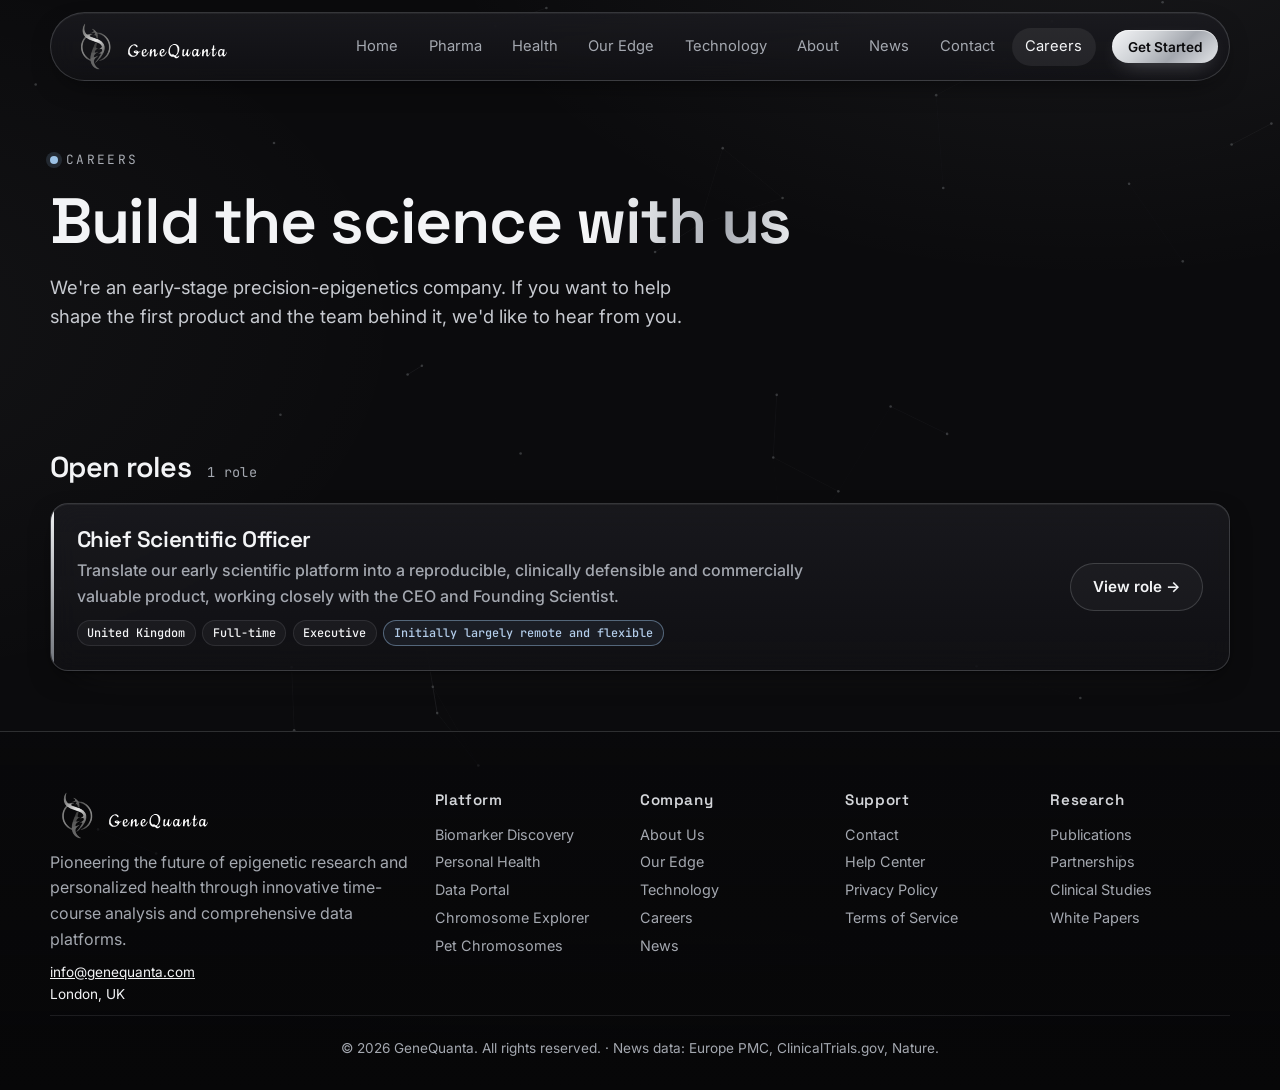
<file: careers.html>
<!doctype html>
<html lang="en">
<head>
<meta charset="utf-8"><meta name="viewport" content="width=device-width,initial-scale=1">
<title>Careers · GeneQuanta</title>
<meta name="description" content="Join GeneQuanta. Open roles, including Chief Scientific Officer (United Kingdom, initially remote and flexible).">
<meta property="og:title" content="Careers at GeneQuanta"><meta property="og:description" content="Open roles at GeneQuanta, a precision-epigenetics company. Apply online."><meta property="og:type" content="website"><meta property="og:image" content="https://genequanta.com/assets/img/og-image.png"><meta property="og:image:width" content="1200"><meta property="og:image:height" content="630"><meta property="og:image:alt" content="GeneQuanta logo: a silver DNA double helix through a ring"><meta name="twitter:card" content="summary_large_image"><meta property="og:url" content="https://genequanta.com/careers.html"><link rel="canonical" href="https://genequanta.com/careers.html">
<meta name="theme-color" content="#0b0b0d">
<link rel="icon" href="assets/favicon.svg?v=20261023b" type="image/svg+xml"><link rel="icon" href="assets/favicon-32.png?v=20261023b" sizes="32x32" type="image/png"><link rel="apple-touch-icon" href="assets/apple-touch-icon.png?v=20261023b">
<link rel="preconnect" href="https://fonts.googleapis.com"><link rel="preconnect" href="https://fonts.gstatic.com" crossorigin>
<link href="https://fonts.googleapis.com/css2?family=Space+Grotesk:wght@400;500;600;700&family=Inter:wght@300;400;500;600&family=JetBrains+Mono:wght@400;500&display=swap" rel="stylesheet">
<link rel="stylesheet" href="assets/css/style.css?v=20261023b">
<link rel="stylesheet" href="assets/css/careers.css?v=20261023b">
<script type="application/ld+json">
{
 "@context": "https://schema.org/",
 "@type": "JobPosting",
 "title": "Chief Scientific Officer",
 "description": "<p>GeneQuanta is developing a proprietary epigenetic biomarker platform designed to identify functionally active regulatory regions.</p><p>As Chief Scientific Officer, you will work closely with the CEO and Founding Scientist to translate our early scientific platform into a reproducible, clinically defensible and commercially valuable product. This is a hands-on, outward-facing role for someone who enjoys the earliest stage of company formation. Initially, the work can be performed largely remotely and flexibly. As GeneQuanta raises funding and develops laboratory operations, the role is expected to grow into a full-time executive appointment.</p><ul><li>Define the lead product, intended use and target product profile.</li><li>Translate the founding science into a focused, stage-gated development plan.</li><li>Lead assay standardisation, analytical validation and biomarker development.</li><li>Design the clinical-validation strategy, including external cohorts and biobank partnerships.</li><li>Establish appropriate data, quality and regulatory foundations.</li><li>Build and eventually lead an integrated laboratory, computational and translational team.</li><li>Represent the company to investors, clinicians, regulators and pharmaceutical partners.</li><li>Support fundraising, scientific diligence, partnerships and intellectual-property development.</li></ul>",
 "identifier": {
  "@type": "PropertyValue",
  "name": "GeneQuanta Private Ltd",
  "value": "chief-scientific-officer"
 },
 "datePosted": "2026-10-07",
 "employmentType": "FULL_TIME",
 "hiringOrganization": {
  "@type": "Organization",
  "name": "GeneQuanta Private Ltd",
  "sameAs": "https://genequanta.com/",
  "logo": "https://genequanta.com/assets/img/logo/gq-logo-512.png"
 },
 "jobLocationType": "TELECOMMUTE",
 "applicantLocationRequirements": {
  "@type": "Country",
  "name": "United Kingdom"
 },
 "jobLocation": {
  "@type": "Place",
  "address": {
   "@type": "PostalAddress",
   "addressCountry": "GB"
  }
 },
 "directApply": true,
 "url": "https://genequanta.com/careers.html#chief-scientific-officer"
}
</script>
</head>
<body class="careers">
<svg width="0" height="0" style="position:absolute;width:0;height:0;overflow:hidden" aria-hidden="true" focusable="false"><symbol id="gq-word" viewBox="18 147 158 40"><path d="M93.2 185.1C92.7 184.9 91.7 184.2 91.2 183.7C90.6 183.0 90.0 182.8 88.8 182.8C86.7 182.8 85.1 182.1 83.8 180.8C81.9 178.7 81.4 176.6 81.9 172.7C82.1 171.8 82.3 170.9 82.5 170.4C82.6 170.0 82.9 169.4 83.0 169.0C83.4 167.9 84.4 166.4 85.3 165.4C86.2 164.5 87.3 163.9 88.6 163.5C89.4 163.2 91.3 162.9 92.1 162.9C92.9 162.9 95.0 163.4 95.7 163.8C97.0 164.6 98.0 166.0 98.6 167.9C98.9 168.6 98.9 169.0 98.9 170.8C98.9 173.1 98.8 173.7 98.1 175.6C97.1 178.2 96.4 179.3 94.3 181.1C94.0 181.4 93.8 181.7 93.8 181.9C93.8 182.5 94.5 183.1 95.3 183.1C95.8 183.1 97.0 182.4 97.7 181.7C98.4 180.9 98.8 180.9 98.8 181.7C98.9 182.1 98.8 182.3 98.3 183.0C97.7 183.8 97.1 184.3 96.1 184.8C95.3 185.2 93.9 185.3 93.2 185.1ZM23.7 182.9C22.2 182.6 21.1 182.0 19.9 180.7C19.0 179.9 18.9 179.7 18.5 178.7C18.1 177.7 18.1 177.7 18.2 175.3C18.2 173.2 18.3 172.8 18.6 171.6C19.6 167.2 22.9 164.0 26.9 163.4C29.5 163.1 31.7 163.9 32.8 165.7C33.3 166.6 33.3 167.3 32.8 167.8C32.1 168.4 31.4 168.1 30.8 167.0C30.1 165.6 28.9 164.8 27.5 164.7C26.8 164.6 26.7 164.6 25.8 165.0C23.9 166.0 22.0 168.3 21.2 170.8C20.7 172.2 20.7 172.2 20.7 174.1C20.7 176.0 20.7 176.1 21.1 177.1C22.0 179.3 24.0 181.1 25.9 181.3C26.7 181.4 28.3 181.2 29.0 180.9C29.4 180.8 30.6 179.5 31.2 178.8C31.5 178.3 31.4 177.8 31.1 177.6C30.9 177.5 30.4 177.4 29.8 177.3C28.6 177.2 28.1 177.0 27.5 176.5C26.7 175.7 26.7 174.8 27.5 174.0C28.1 173.3 29.0 173.0 30.4 173.0C32.1 172.9 32.9 173.2 33.8 174.2C34.4 174.9 34.5 174.9 35.0 174.9C35.4 174.9 35.8 174.8 36.3 174.5C37.1 174.0 37.5 173.9 37.6 174.3C37.7 174.7 37.2 175.1 36.0 175.7C34.5 176.5 34.1 176.9 33.7 178.0C33.5 178.4 33.1 179.2 32.8 179.6C31.8 181.0 30.8 181.7 28.6 182.4C27.4 182.9 27.2 182.9 25.8 182.9C24.9 183.0 24.0 182.9 23.7 182.9ZM42.4 182.4C41.3 182.1 41.1 182.0 40.6 181.3C40.0 180.6 39.8 180.2 39.6 178.9C39.4 177.3 39.7 174.8 40.3 173.5C41.2 171.7 43.6 170.4 45.3 170.7C46.1 170.9 46.8 171.4 47.2 172.1C47.8 173.1 47.4 174.6 46.1 175.9C45.3 176.7 44.5 177.2 43.4 177.5C42.4 177.8 42.1 178.1 42.1 178.7C42.1 179.3 42.8 180.4 43.3 180.7C43.9 181.0 44.9 181.0 45.7 180.7C46.9 180.1 47.9 178.9 49.4 176.2C49.9 175.3 50.1 174.9 50.3 174.9C51.2 174.9 49.7 178.3 47.8 180.5C46.5 182.1 44.3 182.9 42.4 182.4ZM60.1 182.4C59.1 181.9 58.9 181.0 59.1 177.6C59.3 175.1 59.2 174.8 58.7 174.4C58.5 174.3 58.3 174.3 57.8 174.6C56.8 175.1 56.4 175.5 56.2 176.0C56.2 176.2 55.8 177.0 55.5 177.7C55.0 178.9 55.0 179.2 54.9 180.5C54.8 181.2 54.7 182.0 54.6 182.1C54.4 182.6 53.5 182.6 52.7 182.2C52.1 182.0 52.0 181.4 52.2 179.6C52.6 176.2 52.6 175.4 52.6 174.1C52.6 172.2 52.8 171.9 54.2 170.9C54.7 170.4 55.2 170.4 55.5 170.8C55.8 171.1 55.8 171.5 55.5 173.2C55.4 173.9 55.4 174.6 55.4 174.8C55.5 175.1 55.6 175.1 56.0 175.1C56.4 175.1 56.5 175.0 56.9 174.2C57.7 172.5 59.1 171.0 59.9 170.8C60.8 170.6 61.5 171.2 61.7 172.1C61.9 172.5 61.7 175.1 61.4 178.8C61.4 179.6 61.4 179.7 61.6 180.0C61.8 180.1 62.0 180.2 62.1 180.2C62.6 180.2 63.3 179.3 64.1 177.9C64.8 176.7 65.3 176.2 65.5 176.5C65.6 176.7 65.5 177.1 64.6 178.9C63.7 180.8 62.8 181.9 61.8 182.3C61.1 182.7 60.7 182.7 60.1 182.4ZM70.5 182.4C70.0 182.2 69.7 182.0 69.1 181.5C68.7 181.1 68.3 180.6 68.2 180.4C67.5 179.1 67.7 175.2 68.5 173.7C69.2 172.5 69.9 171.8 71.1 171.2C72.0 170.8 72.2 170.7 73.0 170.7C74.4 170.7 75.5 171.5 75.7 172.7C76.0 174.7 74.3 176.7 71.8 177.5C70.7 177.8 70.4 178.1 70.4 178.7C70.4 179.6 71.4 180.6 72.6 181.0C73.1 181.1 73.2 181.1 73.8 180.8C75.1 180.2 76.7 178.3 77.9 175.9C78.2 175.3 78.5 174.8 78.6 174.8C78.7 174.8 78.8 174.8 78.9 175.0C79.0 175.3 78.9 175.9 78.2 177.3C77.2 179.5 75.7 181.3 74.3 181.9C73.7 182.2 72.0 182.6 71.5 182.6C71.3 182.6 70.9 182.5 70.5 182.4ZM121.5 182.4C120.6 182.2 120.2 181.9 119.7 180.9C118.9 179.3 118.8 178.0 119.2 175.7C119.5 174.2 119.9 173.4 120.8 172.4C121.6 171.6 122.4 171.1 123.4 170.8C124.3 170.6 124.7 170.7 125.7 171.2C126.7 171.7 127.1 171.7 127.8 171.2C128.5 170.7 128.9 170.8 129.2 171.3C129.4 171.8 129.4 172.5 129.1 174.1C128.6 176.2 128.4 179.2 128.7 179.8C128.8 180.2 128.9 180.2 129.3 180.2C129.6 180.2 129.8 180.2 130.0 180.0C130.4 179.5 131.7 177.4 132.2 176.4C132.8 175.4 133.0 175.2 133.0 175.8C133.0 176.4 132.1 178.6 131.6 179.4C130.3 181.6 129.2 182.5 128.2 182.5C127.4 182.5 126.9 182.2 126.5 181.3C125.9 180.2 125.7 180.2 124.5 181.4C123.6 182.3 123.5 182.4 122.4 182.6C122.2 182.6 121.8 182.5 121.5 182.4ZM152.1 182.4C151.8 182.3 151.4 182.0 151.2 181.7L150.8 181.3L150.9 178.3C151.0 176.7 151.0 174.8 151.1 174.1L151.2 172.9L150.4 172.2C150.0 171.7 149.6 171.3 149.6 171.2C149.6 170.9 149.9 170.6 150.5 170.5C150.8 170.4 151.1 170.3 151.2 170.1C151.5 169.9 151.5 169.7 152.0 167.1C152.3 165.3 152.5 164.8 153.0 164.6C153.4 164.4 153.4 164.4 153.7 164.6C154.1 164.9 154.2 165.5 154.0 168.1C154.0 169.0 154.0 169.9 154.0 170.1C154.0 170.3 154.2 170.5 154.4 170.7L154.8 170.9L155.6 170.6C156.5 170.3 156.8 170.3 157.0 170.7C157.1 171.0 156.7 171.3 155.8 171.6C154.9 171.9 154.1 172.4 153.9 172.8C153.4 173.4 153.0 179.6 153.4 180.2C154.2 181.2 155.7 179.5 157.6 175.4C157.7 175.1 157.9 174.9 158.0 174.9C158.3 174.9 158.2 175.7 157.8 176.8C156.6 179.5 156.1 180.2 155.3 181.1C154.1 182.5 153.2 182.9 152.1 182.4ZM162.7 182.5C161.7 182.3 160.7 181.3 160.4 180.4C160.2 179.6 160.0 177.7 160.1 177.1C160.5 173.8 161.4 172.2 163.6 171.2C164.9 170.5 165.6 170.5 166.8 171.2C167.2 171.4 167.7 171.6 167.8 171.6C168.0 171.6 168.4 171.5 168.8 171.2C169.7 170.8 169.9 170.8 170.2 171.2C170.4 171.5 170.4 171.7 170.3 172.7C170.3 173.3 170.1 174.2 170.0 174.8C169.8 175.4 169.7 176.3 169.7 177.6C169.6 179.4 169.6 179.7 169.8 179.9C170.1 180.4 170.8 180.3 171.2 179.8C171.7 179.2 173.2 176.6 173.4 176.1C173.8 175.2 173.9 175.0 174.1 175.0C174.5 175.0 174.4 175.5 173.6 177.5C172.9 179.3 172.1 180.4 171.2 181.4C170.5 182.1 170.2 182.4 169.8 182.5C168.5 182.8 167.5 182.3 167.3 181.3C167.0 180.4 166.5 180.4 165.4 181.4C164.3 182.4 163.5 182.7 162.7 182.5ZM104.9 182.3C104.3 181.9 104.1 181.7 103.8 180.9C103.5 179.9 103.5 179.3 103.7 177.6C103.8 176.7 103.9 175.4 103.9 174.7C103.9 172.8 104.0 172.2 104.7 171.5C105.8 170.5 106.4 170.3 106.8 170.7C107.1 171.1 107.0 172.4 106.6 173.9C106.1 175.5 106.0 176.3 106.0 178.3C106.0 180.1 106.1 180.4 106.6 180.6C107.3 180.9 108.2 180.0 109.5 177.8C110.3 176.3 110.6 175.3 110.9 173.4C111.0 172.2 111.4 171.4 112.1 170.9C113.0 170.3 113.5 170.7 113.5 171.8C113.5 172.4 113.2 174.0 112.8 175.1C112.6 176.0 112.7 180.0 113.0 180.3C113.4 180.8 113.8 180.5 114.9 178.8C115.5 178.0 116.1 177.0 116.2 176.6C116.4 176.2 116.7 175.6 116.9 175.3C117.2 174.8 117.6 174.6 117.5 175.1C117.5 175.7 115.6 179.7 115.1 180.5C114.7 181.0 113.4 182.1 112.9 182.4C112.3 182.7 111.1 182.4 110.8 181.8C110.7 181.7 110.6 181.3 110.5 180.9C110.3 180.2 109.9 179.8 109.5 179.9C109.4 180.0 109.0 180.3 108.7 180.7C107.9 181.7 107.5 182.1 106.9 182.3C106.2 182.6 105.4 182.5 104.9 182.3ZM135.5 182.3C134.6 181.8 134.5 181.3 134.8 179.5C134.8 179.1 134.9 177.3 135.0 175.6C135.1 172.2 135.1 172.1 136.0 171.3C136.8 170.7 137.3 170.4 137.7 170.6C138.1 170.8 138.2 171.3 137.9 172.7C137.7 174.4 137.7 174.7 138.1 174.7C138.6 174.8 138.9 174.5 139.9 173.1C140.8 171.9 141.7 171.0 142.3 170.8C143.0 170.6 144.0 171.3 144.2 172.1C144.3 172.6 144.0 177.6 143.7 178.9C143.6 179.9 143.8 180.3 144.4 180.4C145.0 180.4 145.5 179.8 146.7 177.6C147.5 176.1 147.7 175.7 147.9 175.7C148.2 175.7 148.2 175.8 148.2 176.3C148.2 176.7 148.0 177.1 147.1 178.7C145.9 180.9 145.3 181.7 144.5 182.2C143.5 182.7 142.2 182.5 141.8 181.8C141.4 180.9 141.2 178.0 141.6 176.5C141.7 176.1 141.7 175.5 141.7 175.3C141.6 174.8 141.2 174.2 140.9 174.2C140.5 174.2 139.5 175.2 138.8 176.2C137.8 177.6 137.5 178.5 137.4 180.3C137.2 182.0 137.0 182.4 136.4 182.5C136.2 182.5 135.8 182.4 135.5 182.3ZM165.0 180.8C165.0 180.7 165.2 180.5 165.3 180.2C165.4 179.9 165.9 178.8 166.4 177.8C167.7 175.2 167.9 174.0 167.2 173.1C166.4 172.2 165.2 172.0 164.2 172.6C163.5 173.1 163.3 173.4 162.7 174.5C162.3 175.3 162.3 175.3 162.3 176.9C162.3 178.5 162.3 178.6 162.7 179.3C162.9 179.7 163.1 180.2 163.2 180.3C163.6 180.8 164.6 181.0 165.0 180.8ZM124.1 180.2C124.4 179.8 124.6 179.5 125.6 177.5C126.6 175.4 126.7 174.2 126.2 173.3C125.7 172.4 124.3 172.0 123.4 172.4C122.4 172.9 121.5 174.5 121.2 176.0C120.9 177.6 121.6 180.1 122.5 180.6C123.0 180.9 123.6 180.7 124.1 180.2ZM93.4 180.0C94.5 179.2 95.0 178.4 96.0 175.8C96.2 175.1 96.3 171.5 96.1 170.3C96.0 169.1 95.1 167.1 94.3 166.1C94.0 165.7 93.5 165.2 93.0 164.9L92.2 164.4L90.8 164.4C89.4 164.4 89.3 164.5 88.4 164.9C86.5 165.8 85.4 167.3 84.5 170.0C84.1 171.5 84.1 171.6 84.1 173.4C84.1 175.3 84.1 175.3 84.5 176.5C85.0 177.7 85.9 179.2 86.3 179.3C86.6 179.4 87.2 179.4 88.0 179.2C88.4 179.1 88.9 179.0 89.1 179.1C89.6 179.2 90.4 179.6 90.8 180.0C91.7 180.7 92.4 180.8 93.4 180.0ZM43.3 176.4C43.9 176.2 44.8 175.4 45.1 174.6C45.6 173.4 45.4 172.4 44.7 172.1C43.8 171.8 43.0 172.5 42.3 174.0C41.8 175.3 41.8 175.9 42.1 176.2C42.4 176.5 42.6 176.6 43.3 176.4ZM72.0 176.2C72.7 175.8 73.4 175.0 73.6 174.0C73.9 173.0 73.5 172.1 72.6 172.1C71.7 172.1 71.1 172.7 70.5 174.3C70.0 175.6 70.0 176.0 70.6 176.4C70.9 176.6 71.3 176.5 72.0 176.2ZM31.2 175.6C31.9 175.1 31.1 173.9 30.2 174.2C29.8 174.3 29.5 174.8 29.6 175.1C29.7 175.7 30.7 175.9 31.2 175.6Z" fill="currentColor" fill-rule="evenodd"/></symbol></svg>
<a class="skip" href="#main">Skip to content</a>
<canvas id="bg-net" aria-hidden="true"></canvas>
<header class="nav glass" id="top">
  <a href="index.html#home" class="brand" aria-label="GeneQuanta home"><img class="brand-mark" src="assets/img/logo/gq-mark.svg?v=20261023b" alt="" width="46" height="40"><svg class="brand-word" viewBox="0 0 158 40" width="83" height="21" aria-hidden="true" focusable="false"><use href="#gq-word"/></svg></a>
  <nav aria-label="Primary"><button class="burger" aria-expanded="false" aria-controls="navlinks" aria-label="Menu"><span></span><span></span></button>
    <ul id="navlinks"><li><a href="index.html#home">Home</a></li><li><a href="index.html#pharma">Pharma</a></li><li><a href="index.html#health">Health</a></li><li><a href="index.html#edge">Our Edge</a></li><li><a href="index.html#technology">Technology</a></li><li><a href="index.html#about">About</a></li><li><a href="index.html#news">News</a></li><li><a href="index.html#contact">Contact</a></li><li><a href="careers.html" class="on" aria-current="page">Careers</a></li></ul></nav>
  <a href="index.html#contact" class="btn btn-sm">Get Started</a>
</header>
<main id="main">
<section class="section c-hero">
  <p class="eyebrow mono"><span class="dot"></span> Careers</p>
  <h1>Build the science <span class="grad">with us</span></h1>
  <p class="lead">We're an early-stage precision-epigenetics company. If you want to help shape the first product and the team behind it, we'd like to hear from you.</p>
</section>

<section class="section c-list" id="roles" aria-labelledby="roles-h">
  <div class="c-list-head"><h2 id="roles-h">Open roles</h2><span class="mono small muted" id="roles-count"></span></div>
  <div class="roles" id="roles-list"></div>
</section>

<section class="section c-detail" id="job" hidden aria-live="polite">
  <a href="#roles" class="back link">← All roles</a>
  <div class="c-grid">
    <article class="c-body" id="job-body"></article>
    <aside class="c-side">
      <div class="glass c-facts" id="job-facts"></div>
    </aside>
  </div>

  <div class="glass c-apply" id="apply">
    <div class="c-apply-head"><p class="eyebrow mono">Apply</p><h2>Apply for <span id="apply-title"></span></h2><p class="muted" id="apply-note"></p><ul class="ticks" id="apply-prompts"></ul></div>
    <div class="notice" id="apply-closed" hidden></div>
    <form id="apply-form" novalidate>
      <input type="hidden" name="role_id">
      <div class="hp" aria-hidden="true"><label>Website<input name="website" tabindex="-1" autocomplete="off"></label></div>
      <div class="row"><label>Full name *<input name="name" required autocomplete="name" maxlength="120"></label><label>Email *<input name="email" type="email" required autocomplete="email" maxlength="200"></label></div>
      <div class="row"><label>Phone <span class="opt">(optional)</span><input name="phone" type="tel" autocomplete="tel" maxlength="40"></label><label>LinkedIn / portfolio URL<input name="links" type="url" placeholder="https://" maxlength="300"></label></div>
      <div class="row"><label>Current location *<input name="location" required autocomplete="address-level2" placeholder="City, country" maxlength="120"></label>
        <fieldset class="rtw"><legend>Do you have the right to work in the UK? *</legend><div class="seg"><label><input type="radio" name="right_to_work" value="Yes" required> Yes</label><label><input type="radio" name="right_to_work" value="No - would need sponsorship"> Need sponsorship</label><label><input type="radio" name="right_to_work" value="Not sure"> Not sure</label></div></fieldset></div>
      <label>Cover note * <span class="opt">(one page max; see prompts above)</span><textarea name="note" rows="8" required maxlength="6000"></textarea><span class="count mono small muted" id="note-count">0 / 6000</span></label>
      <div class="drop" id="drop"><input type="file" id="cv" name="cv" accept=".pdf,.doc,.docx,application/pdf,application/msword,application/vnd.openxmlformats-officedocument.wordprocessingml.document" required>
        <label for="cv" class="drop-inner"><svg viewBox="0 0 24 24" width="28" height="28" aria-hidden="true"><path d="M12 16V4m0 0-4 4m4-4 4 4M5 16v3a1 1 0 0 0 1 1h12a1 1 0 0 0 1-1v-3" fill="none" stroke="currentColor" stroke-width="1.8" stroke-linecap="round" stroke-linejoin="round"/></svg><span><b>Upload your CV *</b><br><span class="muted small">PDF, DOC or DOCX · max <span class="maxmb">5</span> MB · click or drop a file here</span></span></label>
        <p class="file mono small" id="cv-name" aria-live="polite"></p></div>
      <label class="consent"><input type="checkbox" name="consent" required> <span>I agree that GeneQuanta may use the information and CV I submit only to assess my application for this and related roles. It is stored privately, is not shared outside the hiring team, and is kept <span class="retention"></span>. You can ask us to delete it at any time by emailing <a class="fb-mail"></a>. *</span></label>
      <p class="form-error" id="form-error" role="alert" hidden></p>
      <div class="actions"><button class="btn" type="submit" id="submit">Submit application</button><span class="muted small" id="submit-hint"></span></div>
    </form>
    <div class="result" id="apply-ok" hidden tabindex="-1"><div class="tick-big" aria-hidden="true">✓</div><h3>Application received</h3><p>Thanks, <span id="ok-name"></span>. Your application for <b id="ok-role"></b> has reached the hiring team. We'll be in touch by email.</p><p class="mono small muted" id="ok-ref"></p></div>
  </div>
</section>
</main>
<footer class="foot">
  <div class="foot-grid">
    <div><a href="index.html#home" class="brand" aria-label="GeneQuanta home"><img class="brand-mark" src="assets/img/logo/gq-mark.svg?v=20261023b" alt="" width="55" height="48"><svg class="brand-word" viewBox="0 0 158 40" width="100" height="25" aria-hidden="true" focusable="false"><use href="#gq-word"/></svg></a><p class="muted">Pioneering the future of epigenetic research and personalized health through innovative time-course analysis and comprehensive data platforms.</p><p class="small"><a href="mailto:info@genequanta.com">info@genequanta.com</a><br>London, UK</p></div>
    <div><h5>Platform</h5><a href="index.html#pharma">Biomarker Discovery</a><a href="index.html#health">Personal Health</a><a href="index.html#technology">Data Portal</a><a href="index.html#explorer">Chromosome Explorer</a><a href="index.html#explorer?species=dog">Pet Chromosomes</a></div>
    <div><h5>Company</h5><a href="index.html#about">About Us</a><a href="index.html#edge">Our Edge</a><a href="index.html#technology">Technology</a><a href="careers.html">Careers</a><a href="index.html#news">News</a></div>
    <div><h5>Support</h5><a href="index.html#contact">Contact</a><a href="index.html#contact">Help Center</a><a href="index.html#contact">Privacy Policy</a><a href="index.html#contact">Terms of Service</a></div>
    <div><h5>Research</h5><a href="index.html#news">Publications</a><a href="index.html#pharma">Partnerships</a><a href="index.html#news">Clinical Studies</a><a href="index.html#contact">White Papers</a></div>
  </div>
  <p class="copy small muted">© <span id="yr">2026</span> GeneQuanta. All rights reserved. · News data: Europe PMC, ClinicalTrials.gov, Nature.</p>
</footer>
<script src="assets/js/jobs.js?v=20261023b"></script>
<script src="assets/js/careers-config.js?v=20261023b"></script>
<script src="assets/js/careers.js?v=20261023b"></script>
</body>
</html>
</file>
<file: assets/css/style.css>
:root{color-scheme:dark;--bg:#0b0b0d;--bg2:#111114;--s1:#141417;--s2:#1a1a1e;--s3:#232328;--ink:#f3f4f6;--mut:#a4a8b0;--dim:#8a8f98;--a:#d4d6da;--b:#9a9ea6;--t:#5ccbb8;--c:#f08a9c;--g:#d9b660;--acc:#9cc2e6;--sil1:#f4f5f6;--sil2:#d4d6da;--sil3:#a7abb2;--sil4:#6c7078;--silver:linear-gradient(135deg,#f4f5f7 0%,#cfd2d6 34%,#a3a7ae 62%,#e4e6e9 100%);--silver-text:linear-gradient(100deg,#ffffff 0%,#dfe1e4 32%,#a7abb2 68%,#eceef0 100%);--line:rgba(220,224,230,.10);--line2:rgba(220,224,230,.18);--glass:rgba(20,20,24,.72);--r:18px;--sh:0 1px 2px rgba(0,0,0,.4),0 10px 28px -10px rgba(0,0,0,.65),0 24px 48px -24px rgba(214,218,226,.06);--f:'Inter',system-ui,sans-serif;--h:'Space Grotesk',var(--f);--m:'JetBrains Mono',ui-monospace,monospace}
*{box-sizing:border-box;margin:0;padding:0}
html{scroll-behavior:smooth;scroll-padding-top:84px}
body{background:radial-gradient(1100px 650px at 85% -10%,rgba(214,218,226,.07),transparent 60%),radial-gradient(900px 600px at -10% 30%,rgba(214,218,226,.04),transparent 60%),radial-gradient(800px 500px at 50% 110%,rgba(156,194,230,.035),transparent 60%),var(--bg);color:var(--ink);font:400 16px/1.6 var(--f);overflow-x:hidden;-webkit-font-smoothing:antialiased}
a{color:inherit}img,svg,canvas{display:block}
.mono{font-family:var(--m);letter-spacing:.02em}.small{font-size:.85rem}.muted{color:var(--mut)}.center{text-align:center;display:flex;justify-content:center;margin:1.5rem auto 0}
.sr{position:absolute;width:1px;height:1px;overflow:hidden;clip:rect(0 0 0 0)}
.skip{position:absolute;left:-999px;top:8px;background:var(--a);color:#fff;padding:.5rem 1rem;border-radius:8px;z-index:100}.skip:focus{left:8px}
:focus-visible{outline:2px solid var(--acc);outline-offset:3px;border-radius:6px}
#bg-net{position:fixed;inset:0;width:100%;height:100%;z-index:-1;opacity:.7;pointer-events:none}
.glass{background:var(--glass);border:1px solid var(--line);border-radius:var(--r);border-color:var(--line2);backdrop-filter:blur(14px) saturate(140%);-webkit-backdrop-filter:blur(14px) saturate(140%);box-shadow:var(--sh),inset 0 1px 0 rgba(255,255,255,.06)}
.grad{background:var(--silver-text);-webkit-background-clip:text;background-clip:text;color:transparent}
h1,h2,h3,h4,h5{font-family:var(--h);font-weight:600;letter-spacing:-.02em;line-height:1.1}
.btn{display:inline-flex;align-items:center;gap:.5rem;padding:.85rem 1.4rem;border-radius:999px;border:0;background:var(--silver);color:#0b0b0d;font:600 .95rem var(--f);text-decoration:none;cursor:pointer;box-shadow:0 8px 22px -8px rgba(214,218,226,0.413);transition:transform .2s,box-shadow .3s}
.btn:hover{transform:translateY(-2px);box-shadow:0 0 0 5px rgba(214,218,226,0.09),0 14px 30px -10px rgba(168,173,182,0.45)}
.btn-ghost{background:rgba(255,255,255,.03);color:var(--ink);border:1px solid var(--line);box-shadow:none}.btn-ghost:hover{border-color:var(--a);box-shadow:0 6px 18px -8px rgba(214,218,226,0.338)}
.btn-sm{padding:.55rem 1rem;font-size:.85rem}
/* nav */
.nav{position:fixed;top:12px;left:50%;transform:translateX(-50%);width:min(1180px,calc(100% - 24px));display:flex;align-items:center;gap:1rem;padding:.6rem .7rem .6rem 1.1rem;z-index:50;border-radius:999px}
.brand{display:flex;align-items:center;gap:.55rem;text-decoration:none;font:600 1.15rem var(--h)}.brand b{color:var(--a);font-weight:600}
.nav nav{margin-left:auto}.nav ul{display:flex;gap:.2rem;list-style:none}.nav ul a{display:block;padding:.45rem .85rem;border-radius:999px;text-decoration:none;color:var(--mut);font-size:.92rem;transition:.2s}.nav ul a:hover,.nav ul a.on{color:var(--ink);background:rgba(255,255,255,0.069)}
.burger{display:none;background:none;border:0;width:40px;height:40px;cursor:pointer}.burger span{display:block;height:2px;width:22px;margin:5px auto;background:var(--ink);transition:.3s}
/* hero */
.hero{position:relative;min-height:100svh;display:flex;align-items:center;padding:120px max(24px,calc((100vw - 1180px)/2)) 80px;overflow:hidden}
#helix{position:absolute;inset:0;width:100%;height:100%}
.hero-inner{position:relative;max-width:640px;pointer-events:none}.hero-inner a,.hero-inner .stats{pointer-events:auto}
.eyebrow{color:var(--a);font-size:.8rem;text-transform:uppercase;letter-spacing:.18em;display:flex;align-items:center;gap:.5rem}
.dot,.live-dot{width:8px;height:8px;border-radius:50%;background:var(--a);box-shadow:0 0 0 3px color-mix(in srgb,var(--a) 18%,transparent);display:inline-block;animation:pulse 2s infinite}
@keyframes pulse{50%{opacity:.35}}
h1{font-size:clamp(2.6rem,6.4vw,5.2rem);margin:1rem 0 1.2rem}.lead{font-size:1.15rem;color:#c7cad0;max-width:540px}
.cta{display:flex;gap:.8rem;flex-wrap:wrap;margin-top:2rem}
.stats{display:grid;grid-template-columns:repeat(3,1fr);gap:.8rem;margin-top:2.6rem;max-width:560px}.stats div{padding:1rem 1.1rem}.stats dt{font:600 1.9rem var(--h);color:var(--ink)}.stats dd{color:var(--mut);font-size:.82rem}
.hint{margin-top:1.4rem;color:var(--mut);font-size:.75rem;display:flex;align-items:center;gap:.4rem}.m-dot{width:9px;height:9px;border-radius:50%;background:var(--c);box-shadow:0 0 0 3px color-mix(in srgb,var(--c) 18%,transparent);display:inline-block}
.scroll-cue{position:absolute;bottom:26px;left:50%;width:26px;height:42px;border:1.5px solid var(--line);border-radius:14px;transform:translateX(-50%)}.scroll-cue span{position:absolute;left:50%;top:8px;width:4px;height:8px;margin-left:-2px;border-radius:2px;background:var(--a);animation:cue 1.8s infinite}@keyframes cue{to{transform:translateY(14px);opacity:0}}
/* sections */
.section{padding:110px max(24px,calc((100vw - 1180px)/2))}
.head{max-width:720px;margin-bottom:3rem}.head h2{font-size:clamp(2rem,4.5vw,3.4rem);margin:.6rem 0 1rem}.head p:last-child{color:var(--mut);font-size:1.08rem}
.cards3{display:grid;grid-template-columns:repeat(3,1fr);gap:1.2rem}
.svc{padding:1.6rem;position:relative;overflow:hidden;transition:border-color .3s,transform .3s;transform-style:preserve-3d}
.svc:hover{border-color:rgba(214,218,226,0.45)}
.svc::after{content:"";position:absolute;inset:0;background:radial-gradient(400px circle at var(--mx,50%) var(--my,0%),rgba(214,218,226,0.12),transparent 40%);opacity:0;transition:.3s;pointer-events:none}.svc:hover::after{opacity:1}
.svc-art{height:120px;margin:-.4rem -.4rem 1.1rem;border-radius:12px;background:linear-gradient(160deg,rgba(214,218,226,0.06),rgba(168,173,182,0.08));border:1px solid var(--line);overflow:hidden}.svc-art svg{width:100%;height:100%}
.pill{display:inline-block;font:500 .72rem var(--m);text-transform:uppercase;letter-spacing:.1em;padding:.25rem .6rem;border-radius:999px;border:1px solid var(--line);color:var(--mut)}.pill.live{color:var(--a);border-color:rgba(214,218,226,0.4)}.pill.soon{color:var(--g);border-color:rgba(217,182,96,0.4)}
.svc h3{font-size:1.35rem;margin:.8rem 0 .5rem}.svc p{color:var(--mut)}
.ticks{list-style:none;margin:1rem 0;display:grid;gap:.4rem}.ticks li{padding-left:1.4rem;position:relative;font-size:.93rem}.ticks li::before{content:"";position:absolute;left:0;top:.5em;width:8px;height:8px;border-radius:2px;background:var(--a);transform:rotate(45deg);box-shadow:0 0 0 3px color-mix(in srgb,var(--a) 18%,transparent)}.ticks.two{grid-template-columns:1fr 1fr}
.link{color:var(--ink);text-underline-offset:3px;text-decoration:none;font-weight:500}.link:hover{text-decoration:underline}
.banner{margin-top:1.6rem;padding:2rem 2.2rem;display:flex;align-items:center;justify-content:space-between;gap:1.5rem;background:linear-gradient(120deg,rgba(255,255,255,.06),rgba(214,218,226,.02) 55%,rgba(255,255,255,.07));flex-wrap:wrap}.banner h3{font-size:1.6rem;margin-bottom:.4rem}.banner p{color:#c7cad0;max-width:620px}
/* pipeline */
.pipe{padding:1.4rem}.pipe-steps{list-style:none;display:grid;grid-template-columns:repeat(4,1fr);gap:.6rem;counter-reset:s;position:relative}
.pipe-steps button{width:100%;text-align:left;background:rgba(255,255,255,0.034);border:1px solid var(--line);color:var(--mut);padding:.9rem 1rem;border-radius:12px;font:500 .98rem var(--h);cursor:pointer;transition:.25s;display:flex;flex-direction:column;gap:.2rem;position:relative;overflow:hidden}
.pipe-steps button span{font-size:.72rem;color:var(--a)}.pipe-steps button[aria-selected=true]{color:var(--ink);border-color:rgba(214,218,226,0.5);background:rgba(214,218,226,0.07);box-shadow:0 0 0 3px color-mix(in srgb,var(--a) 18%,transparent)}
.pipe-steps button[aria-selected=true]::after{content:"";position:absolute;left:0;bottom:0;height:2px;background:var(--a);animation:prog 6s linear forwards}@keyframes prog{from{width:0}to{width:100%}}
.pipe-body{display:grid;grid-template-columns:1.3fr 1fr;gap:1.4rem;margin-top:1.2rem;align-items:center}
#pipe-viz{width:100%;height:260px;border-radius:12px;background:linear-gradient(180deg,var(--s2),#141418);border:1px solid var(--line)}
.pipe-text h3{font-size:1.7rem;margin-bottom:.5rem}.pipe-text p{color:var(--mut);margin-bottom:1rem}
.tags{display:flex;flex-wrap:wrap;gap:.4rem}.tags span{font:500 .78rem var(--m);padding:.3rem .65rem;border-radius:999px;background:rgba(168,173,182,0.15);border:1px solid rgba(168,173,182,0.35)}
.platforms{margin-top:1.4rem;padding:1.8rem}.plat-head{display:flex;justify-content:space-between;align-items:center;gap:1rem;flex-wrap:wrap;margin-bottom:1.4rem}.plat-head h3{font-size:1.6rem}
.seg{display:inline-flex;gap:.25rem;padding:.25rem;border-radius:999px;background:rgba(255,255,255,0.046);border:1px solid var(--line);flex-wrap:wrap}.seg button{background:none;border:0;color:var(--mut);padding:.5rem 1rem;border-radius:999px;cursor:pointer;font:500 .9rem var(--f);transition:.2s}.seg button[aria-selected=true],.seg button[aria-checked=true]{background:var(--silver);color:#0b0b0d;box-shadow:0 4px 14px -6px rgba(214,218,226,.35)}
.seg.center{display:flex;width:max-content;margin:0 auto 1.4rem}
.plat-grid{display:grid;grid-template-columns:1fr 1.1fr;gap:1.6rem;align-items:center}.plat-grid h4{font-size:1.4rem;margin-bottom:.4rem}.plat-grid>div>p{color:var(--mut)}
.dash{border-radius:14px;border:1px solid var(--line);background:var(--s2);overflow:hidden}.dash-top{display:flex;align-items:center;gap:.5rem;padding:.6rem .9rem;border-bottom:1px solid var(--line);font-size:.75rem;color:var(--mut)}.dash-sp{flex:1}.dash-top i{width:9px;height:9px;border-radius:50%;background:rgba(255,255,255,0.138)}
#dash-chart{width:100%;height:170px}.metrics{display:grid;grid-template-columns:repeat(4,1fr);border-top:1px solid var(--line)}.metrics div{padding:.8rem;text-align:center;border-right:1px solid var(--line)}.metrics div:last-child{border:0}.metrics b{display:block;font:600 1.3rem var(--h);color:var(--a)}.metrics small{color:var(--mut);font-size:.72rem}
/* about */
.mission{padding:2.4rem;margin-bottom:1.2rem;position:relative;overflow:hidden}.mission::before{content:"";position:absolute;right:-70px;top:-70px;width:250px;height:250px;border-radius:50%;border:1.5px solid rgba(214,218,226,.22);box-shadow:0 0 60px -10px rgba(214,218,226,.18),inset 0 0 40px -12px rgba(214,218,226,.12)}.mission h3{font:500 .8rem var(--m);color:var(--a);text-transform:uppercase;letter-spacing:.18em;margin-bottom:.8rem}.big{font:500 clamp(1.4rem,3vw,2.1rem)/1.3 var(--h);max-width:900px}
.values{display:grid;grid-template-columns:repeat(4,1fr);gap:1rem}.val{padding:1.4rem;transition:.3s}.val:hover{transform:translateY(-4px);border-color:rgba(214,218,226,0.4)}.val svg{width:44px;height:44px;fill:none;stroke:var(--a);stroke-width:1.6;margin-bottom:.8rem}.val svg .f{fill:var(--c);stroke:none}.val:nth-child(2) svg{stroke:var(--b)}.val:nth-child(3) svg{stroke:var(--c)}.val:nth-child(4) svg{stroke:var(--g)}.val h4{font-size:1.15rem;margin-bottom:.3rem}.val p{color:var(--mut);font-size:.92rem}
.karyo{margin-top:1.4rem;padding:1.8rem}.k-head{display:flex;justify-content:space-between;gap:1rem;flex-wrap:wrap;align-items:center}.k-head h3{font-size:1.5rem}.k-head p{color:var(--mut)}
.k-body{display:grid;grid-template-columns:220px 1fr;gap:1.4rem;margin-top:1.4rem;align-items:center}.k-num{font:600 4rem/1 var(--h);color:var(--a)}.k-num small{display:block;font:400 .85rem var(--f);color:var(--mut)}#k-svg{width:100%;height:240px}
#k-svg rect{transition:opacity .2s,filter .2s;cursor:pointer}#k-svg g.dim rect{opacity:.25}#k-svg g.hi rect{filter:drop-shadow(0 0 6px var(--a))}
.team,.journey{margin-top:3.4rem}.team h3,.journey h3{font-size:1.6rem;margin-bottom:1.2rem}
.team-grid{display:grid;grid-template-columns:1fr 1fr;gap:1.2rem}.person{display:flex;gap:1.3rem;align-items:center;padding:1.6rem;transition:border-color .3s}.person:hover{border-color:rgba(168,173,182,0.5)}
.avatar{width:84px;height:84px;flex:none;border-radius:22px;display:grid;place-items:center;font:600 1.6rem var(--h);color:#0b0b0d;background:conic-gradient(from 200deg,var(--sil1),var(--sil4),var(--sil1))}.avatar.alt{background:conic-gradient(from 20deg,var(--sil2),var(--sil4),var(--sil1),var(--sil2))}
.person h4{font-size:1.3rem}.role{color:var(--a);font-weight:500}.person .pill{margin-top:.5rem}
.tl{list-style:none;display:grid;grid-template-columns:repeat(4,1fr);gap:1rem;position:relative}.tl::before{content:"";position:absolute;left:0;right:0;top:14px;height:2px;background:linear-gradient(90deg,var(--sil1),var(--sil3),var(--sil4))}
.tl li{padding-top:2.6rem;position:relative}.tl li::before{content:"";position:absolute;top:7px;left:0;width:16px;height:16px;border-radius:50%;background:var(--bg);border:3px solid var(--a);box-shadow:0 0 0 4px rgba(214,218,226,0.09)}.tl .yr{position:absolute;top:0;left:26px;color:var(--a);font-size:.85rem}.tl li>div{padding:1.1rem}.tl h4{margin-bottom:.3rem}.tl p{color:var(--mut);font-size:.9rem}
/* news */
.news-bar{padding:1rem 1.1rem;display:grid;gap:.8rem;margin-bottom:1.2rem}.chips{display:flex;flex-wrap:wrap;gap:.45rem}
.chip{background:rgba(255,255,255,0.034);border:1px solid color-mix(in srgb,var(--c) 40%,transparent);color:var(--ink);border-radius:999px;padding:.45rem .9rem;cursor:pointer;font:500 .85rem var(--f);transition:.2s;display:inline-flex;align-items:center;gap:.45rem}.chip::before{content:"";width:8px;height:8px;border-radius:50%;background:var(--c);box-shadow:0 0 0 3px color-mix(in srgb,var(--c) 18%,transparent)}
.chip[aria-pressed=true]{background:color-mix(in srgb,var(--c) 22%,transparent);border-color:var(--c);box-shadow:0 0 0 3px color-mix(in srgb,var(--c) 18%,transparent)}
.news-ctrl{display:flex;gap:.6rem;flex-wrap:wrap}.search{flex:1;min-width:220px}
input,select,textarea{width:100%;background:#101013;border:1px solid var(--line);border-radius:12px;padding:.7rem .9rem;color:var(--ink);font:inherit;font-size:.92rem}input:focus,select:focus,textarea:focus{outline:none;border-color:var(--acc);box-shadow:0 0 0 3px rgba(156,194,230,.18)}select{width:auto;cursor:pointer}
.news-meta{color:var(--mut)}#news-status{color:var(--g)}
.news-grid{display:grid;grid-template-columns:repeat(3,1fr);gap:1rem}
.news-card{display:flex;flex-direction:column;gap:.55rem;padding:1.2rem;text-decoration:none;position:relative;overflow:hidden;transition:transform .3s,border-color .3s;animation:in .5s var(--d,0ms) both}
.news-card::before{content:"";position:absolute;left:0;top:0;bottom:0;width:3px;background:var(--c)}
.news-card:hover{transform:translateY(-4px);border-color:color-mix(in srgb,var(--c) 55%,transparent)}
@keyframes in{from{opacity:0;transform:translateY(14px)}}
.nc-top{display:flex;justify-content:space-between;align-items:center;font-size:.78rem;color:var(--mut)}.badge{font:500 .7rem var(--m);text-transform:uppercase;letter-spacing:.08em;padding:.2rem .55rem;border-radius:6px;background:rgba(255,255,255,0.069);border:1px solid var(--line);color:var(--ink)}
.src-journal{color:#b3cdea;border-color:rgba(156,194,230,0.4)}.src-preprint{color:var(--g);border-color:rgba(217,182,96,0.4)}.src-clinicaltrial{color:var(--c);border-color:rgba(240,138,156,0.45)}.src-news{color:var(--a);border-color:rgba(214,218,226,0.45)}
.news-card h4{font-size:1.03rem;line-height:1.3;display:-webkit-box;-webkit-line-clamp:3;-webkit-box-orient:vertical;overflow:hidden}
.news-card p{color:var(--mut);font-size:.86rem;display:-webkit-box;-webkit-line-clamp:3;-webkit-box-orient:vertical;overflow:hidden;flex:1}
.nc-foot{display:flex;justify-content:space-between;gap:.5rem;font-size:.76rem;color:#9da1a9;align-items:center}.venue{font-style:italic;overflow:hidden;text-overflow:ellipsis;white-space:nowrap}.nc-foot .tags i{display:inline-block;width:8px;height:8px;border-radius:50%;background:var(--c);margin-left:3px}
.news.loading .news-grid:empty::before{content:"";grid-column:1/-1;height:220px;border-radius:var(--r);background:linear-gradient(90deg,transparent,rgba(255,255,255,0.057),transparent);background-size:200% 100%;animation:sh 1.2s infinite}@keyframes sh{to{background-position:-200% 0}}
.news-empty{grid-column:1/-1;color:var(--mut);text-align:center;padding:2rem}
/* contact */
.contact{display:grid;grid-template-columns:1.2fr 1fr;gap:1.2rem}form{padding:1.8rem;display:grid;gap:.9rem}form h3{font-size:1.4rem}form label{display:grid;gap:.35rem;font-size:.85rem;color:var(--mut)}.row{display:grid;grid-template-columns:1fr 1fr;gap:.9rem}form .btn{justify-self:start}
.cinfo{display:grid;grid-template-columns:1fr 1fr;gap:1rem;align-content:start}.ci{padding:1.1rem}.ci.wide{grid-column:1/-1}.ci h4{font:500 .75rem var(--m);text-transform:uppercase;letter-spacing:.14em;color:var(--a);margin-bottom:.4rem}.ci a{text-decoration:none}.ci a:hover{color:var(--a)}
.qa{display:flex;gap:.5rem;flex-wrap:wrap}.rt{display:grid;grid-template-columns:1fr 1fr;gap:.5rem}.rt div{display:flex;justify-content:space-between;gap:.5rem;padding:.5rem .7rem;border-radius:10px;background:rgba(255,255,255,0.034);font-size:.86rem}.rt dd{color:var(--a);font-family:var(--m)}
.big-cta{margin-top:2.4rem;padding:2.6rem}
.foot{padding:60px max(24px,calc((100vw - 1180px)/2)) 30px;border-top:1px solid var(--line2);background:linear-gradient(180deg,rgba(8,8,10,.6),#070708)}.foot-grid{display:grid;grid-template-columns:2fr repeat(4,1fr);gap:1.6rem}.foot h5{font-size:.95rem;margin-bottom:.7rem}.foot-grid>div>a:not(.brand){display:block;color:var(--mut);text-decoration:none;font-size:.9rem;padding:.15rem 0}.foot-grid a:hover{color:var(--a)}.foot p{margin-top:.6rem}.copy{margin-top:2.4rem;text-align:center}
/* reveal */
.js .reveal{opacity:0;transform:translateY(26px);transition:opacity .8s cubic-bezier(.2,.7,.2,1),transform .8s cubic-bezier(.2,.7,.2,1)}.js .reveal.in{opacity:1;transform:none}
/* responsive */
@media (max-width:980px){.cards3,.news-grid{grid-template-columns:1fr 1fr}.values{grid-template-columns:1fr 1fr}.pipe-body,.plat-grid,.contact{grid-template-columns:1fr}.foot-grid{grid-template-columns:1fr 1fr 1fr}.foot-grid>div:first-child{grid-column:1/-1}}
@media (max-width:760px){
 .nav ul{position:fixed;top:70px;left:12px;right:12px;flex-direction:column;padding:.8rem;background:rgba(16,16,19,.97);box-shadow:var(--sh);border:1px solid var(--line);border-radius:18px;display:none}.nav ul.open{display:flex}.burger{display:block}.nav>.btn{display:none}
 .burger[aria-expanded=true] span:first-child{transform:translateY(3.5px) rotate(45deg)}.burger[aria-expanded=true] span:last-child{transform:translateY(-3.5px) rotate(-45deg)}
 #helix{opacity:.38}.hint{display:none}.eyebrow{font-size:.7rem}
 .cards3,.news-grid,.team-grid,.cinfo,.row,.rt{grid-template-columns:1fr}.values{grid-template-columns:1fr 1fr}.stats dt{font-size:1.4rem}.stats div{padding:.75rem}
 .pipe-steps{grid-template-columns:1fr 1fr}.ticks.two{grid-template-columns:1fr}.metrics{grid-template-columns:1fr 1fr}.metrics div:nth-child(2){border-right:0}.metrics div:nth-child(-n+2){border-bottom:1px solid var(--line)}
 .tl{grid-template-columns:1fr;padding-left:6px}.tl::before{left:13px;right:auto;top:0;bottom:0;width:2px;height:auto}.tl li{padding:0 0 0 2.4rem}.tl li::before{left:6px;top:4px}.tl .yr{position:static;display:block;margin-bottom:.3rem}
 .k-body{grid-template-columns:1fr}.k-num{font-size:3rem}.section{padding:80px 18px}.hero{padding:110px 18px 70px;align-items:flex-end}.lead{font-size:1rem}
 .foot-grid{grid-template-columns:1fr 1fr}.banner{padding:1.5rem}.person{flex-direction:column;align-items:flex-start}
}
@media (prefers-reduced-motion:reduce){*,*::before,*::after{animation:none!important;transition:none!important;scroll-behavior:auto!important}.js .reveal{opacity:1;transform:none}}

.stats.qual dt{font-size:1.15rem;background:linear-gradient(90deg,var(--a),var(--b));-webkit-background-clip:text;background-clip:text;color:transparent}.stats.qual dd{font-size:.8rem;line-height:1.35;margin-top:.2rem}.metrics b{font-size:1.02rem}.news-grid.co{grid-template-columns:repeat(2,1fr)}@media(max-width:760px){.news-grid.co{grid-template-columns:1fr}.stats.qual dt{font-size:.95rem}.stats.qual dd{font-size:.72rem}}

/* light-theme polish */
.dot,.live-dot{background:var(--acc);box-shadow:0 0 0 4px rgba(156,194,230,.15)}.m-dot{background:var(--c);box-shadow:none}.eyebrow{color:var(--a)}.pill.live{color:#b3cdea;border-color:rgba(156,194,230,.45);background:rgba(156,194,230,.08)}.pill.soon{color:#e5c67f;border-color:rgba(217,182,96,0.4);background:rgba(217,182,96,0.08)}.ticks li::before{background:var(--silver);box-shadow:none}.svc-art{background:linear-gradient(160deg,#121215,#18181c)}.val svg .f{fill:var(--c)}.chip{background:var(--s2)}.chip[aria-pressed=true]{color:var(--ink)}.nc-top .badge{background:var(--s2)}.src-journal{color:#b3cdea;border-color:rgba(214,218,226,0.35)}.src-preprint{color:#e5c67f;border-color:rgba(217,182,96,0.4)}.src-clinicaltrial{color:#f4a3b2;border-color:rgba(240,138,156,0.4)}.src-news{color:#7fdccb;border-color:rgba(92,203,184,0.45)}.k-num{background:var(--silver-text);-webkit-background-clip:text;background-clip:text;color:transparent}.metrics b{color:var(--a)}.rt dd{color:var(--a)}.news-card:hover,.svc:hover,.val:hover,.person:hover{box-shadow:0 2px 4px rgba(0,0,0,0.16),0 20px 40px -16px rgba(214,218,226,0.21)}.burger span{background:var(--ink)}.tags span{color:#d6d8dc}#news-status{color:#e5c67f}.skip{color:#0b0b0d}
.ptm{display:inline-block;background:var(--p);color:#0b0b0d;font:600 .68rem var(--m);padding:.08rem .42rem;border-radius:999px;margin-left:.15rem}
@media (max-width:760px){#helix{opacity:.5}}
.pill.dev{color:#e5c67f;border-color:rgba(217,182,96,0.4);background:repeating-linear-gradient(135deg,rgba(217,182,96,0.1) 0 6px,rgba(217,182,96,0.03) 6px 12px)}
.avatar.has-photo{padding:0;overflow:hidden;background:#1c1c21;box-shadow:0 0 0 1px rgba(214,218,226,.45),0 0 0 4px rgba(214,218,226,.08),0 10px 24px -8px rgba(0,0,0,.7)}.avatar img{width:100%;height:100%;object-fit:cover;display:block}.avatar picture{display:contents}.person .avatar{width:96px;height:96px}
.tlm{list-style:none;display:grid;grid-template-columns:repeat(3,1fr);position:relative;max-width:900px;margin-top:.4rem}.tlm::before{content:"";position:absolute;left:5px;right:0;top:5px;height:1px;background:linear-gradient(90deg,rgba(214,218,226,0.5) 0 66%,rgba(255,255,255,0.14) 66%)}
.tlm li{position:relative;padding:1.6rem 1.2rem 0 0;display:grid;gap:.25rem;align-content:start}.tlm li::before{content:"";position:absolute;top:0;left:0;width:11px;height:11px;border-radius:50%;background:var(--bg);border:2px solid var(--a)}.tlm li.done::before{background:var(--a)}
.tlm li.now::before{background:var(--bg);border-color:var(--acc);box-shadow:0 0 0 5px rgba(156,194,230,.15);animation:pulse 2.4s infinite}.tlm .when{font-size:.75rem;color:var(--mut);text-transform:uppercase;letter-spacing:.12em}.tlm .what{font:500 1.02rem var(--h);color:var(--ink)}.tlm em{display:block;font:400 .78rem var(--f);font-style:normal;color:var(--mut)}.tlm li.now .when{color:#b3cdea}.tlm li.now em{color:#b3cdea}
@media (max-width:760px){.tlm{grid-template-columns:1fr;gap:1.3rem;padding-left:1.6rem}.tlm::before{left:5px;right:auto;top:5px;bottom:5px;width:1px;height:auto;background:linear-gradient(180deg,rgba(214,218,226,0.5) 0 66%,rgba(255,255,255,0.14) 66%)}.tlm li{padding:0}.tlm li::before{left:-1.6rem;top:3px}.person{flex-direction:row;align-items:center}.person .avatar{width:80px;height:80px}}
/* team: LinkedIn links */
.p-links{display:flex;align-items:center;gap:.6rem;margin-top:.6rem;flex-wrap:wrap}.p-links .pill{margin-top:0}
.li-link{width:34px;height:34px;display:inline-grid;place-items:center;border-radius:10px;background:rgba(255,255,255,.04);border:1px solid var(--line);color:#d4d6da;box-shadow:0 2px 6px -3px rgba(0,0,0,0.8);transition:transform .2s,box-shadow .2s,border-color .2s}
.li-link svg{width:18px;height:18px;fill:currentColor;display:block}
.li-link:hover{transform:translateY(-2px);border-color:rgba(214,218,226,0.45);box-shadow:0 8px 18px -8px rgba(214,218,226,0.338)}
.li-link:focus-visible{outline:2px solid var(--acc);outline-offset:2px}
/* ===== Black & Silver theme (derived from the GeneQuanta logo) ===== */
::selection{background:rgba(214,218,226,.28);color:#fff}
h1,h2,h3,h4,h5{color:var(--ink)}
.nav{background:rgba(12,12,14,.72);border-color:var(--line2);box-shadow:0 10px 30px -14px rgba(0,0,0,.8),inset 0 1px 0 rgba(255,255,255,.05)}
.brand{gap:.6rem}

.nav ul a{color:var(--mut)}.nav ul a:hover,.nav ul a.on{color:var(--ink);background:rgba(255,255,255,.07)}
.burger span{background:var(--ink)}
.eyebrow{color:var(--sil3)}
.btn{box-shadow:0 1px 0 rgba(255,255,255,.6) inset,0 8px 22px -10px rgba(214,218,226,.45);text-shadow:none}
.btn:hover{box-shadow:0 1px 0 rgba(255,255,255,.7) inset,0 0 0 4px rgba(214,218,226,.10),0 14px 30px -12px rgba(214,218,226,.5)}
.btn-ghost{color:var(--ink);border:1px solid var(--line2);box-shadow:none}
.btn-ghost:hover{border-color:rgba(214,218,226,.55);background:rgba(255,255,255,.07);box-shadow:0 8px 22px -12px rgba(214,218,226,.35)}
.glass{background:linear-gradient(180deg,rgba(28,28,33,.78),rgba(18,18,22,.72))}
.news-card:hover,.svc:hover,.val:hover,.person:hover,.role:hover{border-color:rgba(214,218,226,.32);box-shadow:0 2px 4px rgba(0,0,0,.4),0 22px 44px -18px rgba(0,0,0,.85),0 0 0 1px rgba(214,218,226,.06),0 0 40px -16px rgba(214,218,226,.22)}
.svc::after{background:radial-gradient(400px circle at var(--mx,50%) var(--my,0%),rgba(214,218,226,.09),transparent 40%)}
.svc-art{border-color:var(--line2)}
.pill{border-color:var(--line2);color:var(--mut)}
.pill.dev,.pill.soon{color:var(--sil2);border-color:rgba(214,218,226,.35);background:repeating-linear-gradient(135deg,rgba(214,218,226,.08) 0 6px,rgba(214,218,226,.02) 6px 12px)}
.pill.soon{background:rgba(214,218,226,.05)}
.val svg{stroke:var(--sil2)}.val:nth-child(2) svg,.val:nth-child(3) svg,.val:nth-child(4) svg{stroke:var(--sil2)}.val svg .f{fill:var(--sil3)}
.val svg{filter:drop-shadow(0 0 10px rgba(214,218,226,.18))}
.person .role,.metrics b,.rt dd,.ci h4,.tl .yr,.mission h3{color:var(--sil2)}
.pipe-steps button{background:rgba(255,255,255,.025)}
.pipe-steps button span{color:var(--sil3)}
.pipe-steps button[aria-selected=true]{color:var(--ink);border-color:rgba(214,218,226,.45);background:rgba(255,255,255,.06);box-shadow:0 0 0 3px rgba(214,218,226,.08)}
.pipe-steps button[aria-selected=true]::after{background:var(--silver)}
#pipe-viz{background:linear-gradient(180deg,#141418,#0e0e11);border-color:var(--line2)}
.dash{background:#111114;border-color:var(--line2)}
.dash-top i{background:rgba(255,255,255,.14)}
.tags span{color:var(--sil2);background:rgba(255,255,255,.04);border-color:var(--line2)}
.chip{background:rgba(255,255,255,.03);color:var(--ink)}
.chip[aria-pressed=true]{background:color-mix(in srgb,var(--c) 18%,transparent)}
.nc-top .badge{background:rgba(255,255,255,.04)}
.nc-foot{color:var(--dim)}
input,select,textarea{border-color:var(--line2);color:var(--ink)}
input::placeholder,textarea::placeholder{color:#7d828b}
select option{background:#141417;color:var(--ink)}
.scroll-cue{border-color:var(--line2)}.scroll-cue span{background:var(--sil2)}
.tlm::before{background:linear-gradient(90deg,rgba(214,218,226,.55) 0 66%,rgba(255,255,255,.12) 66%)}
.tlm li::before{border-color:var(--sil2)}.tlm li.done::before{background:var(--silver)}
.tl li::before{border-color:var(--sil2);box-shadow:0 0 0 4px rgba(214,218,226,.08)}
.foot h5{color:var(--sil2);letter-spacing:.04em}
.foot-grid>div>a:not(.brand):hover,.foot-grid a:hover,.ci a:hover{color:var(--ink);text-decoration:underline;text-underline-offset:3px}
.copy{border-top:1px solid var(--line);padding-top:1.4rem}
.li-link{color:var(--sil2);border-color:var(--line2);box-shadow:none}
.li-link:hover{color:#fff;border-color:rgba(214,218,226,.5);box-shadow:0 8px 18px -10px rgba(214,218,226,.4)}
.hero::after{content:"";position:absolute;inset:auto 0 0 0;height:160px;background:linear-gradient(180deg,transparent,var(--bg));pointer-events:none}
.hero-inner,.scroll-cue{z-index:1}
@media (max-width:760px){.nav ul{border-color:var(--line2);background:#111114}}
@media (max-width:760px){#helix{opacity:.36}}
/* Brand lockup: raster/vector mark + inline wordmark coloured by CSS (never white-on-white) */
.nav,.foot{--brand-ink:#fcfcfc}
.brand{--bh:44px;gap:calc(var(--bh)*.097);color:var(--brand-ink,var(--ink))}
.brand .brand-mark{display:block;height:var(--bh);width:calc(var(--bh)*1.139);flex:none}
.brand .brand-word{display:block;height:calc(var(--bh)*.528);width:calc(var(--bh)*2.086);flex:none;color:var(--brand-ink,var(--ink));fill:currentColor;overflow:visible}
.foot .brand{--bh:48px}
@media (min-width:761px){.nav .brand{--bh:48px}}
@media (max-width:760px){.nav .brand{--bh:34px}}

/* ===== Strata round (2026-10-23): two strata, pharma flow, health/pets, black box ===== */
.p-catch{font:600 1.05rem var(--f,inherit);letter-spacing:-.01em;background:var(--silver-text,var(--silver));-webkit-background-clip:text;background-clip:text;color:transparent;margin:.2rem 0 .6rem}
.stratum .head{max-width:780px}
/* pillars */
.pillars{display:grid;grid-template-columns:1fr 1fr;gap:1.2rem}
.pillar{display:flex;flex-direction:column;gap:.35rem;padding:1.8rem;text-decoration:none;color:var(--ink);position:relative;overflow:hidden;transition:transform .35s cubic-bezier(.2,.7,.2,1),border-color .3s,box-shadow .35s}
.pillar::after{content:"";position:absolute;inset:auto -20% -60% -20%;height:70%;background:radial-gradient(closest-side,color-mix(in srgb,var(--pc) 22%,transparent),transparent);opacity:.35;transition:opacity .4s;pointer-events:none}
.pillar:hover,.pillar:focus-visible{transform:translateY(-4px);border-color:color-mix(in srgb,var(--pc) 55%,transparent)}
.pillar:hover::after,.pillar:focus-visible::after{opacity:.9}
.pillar h3{font-size:1.5rem;margin:.2rem 0 0}
.pillar p{color:var(--mut)}.pillar .p-catch{color:transparent}
.pillar .link{margin-top:auto;padding-top:.6rem}
.pillar:hover .link{text-decoration:underline}
.p-tag{color:var(--pc);font-size:.74rem;letter-spacing:.14em;text-transform:uppercase}
.p-art{width:100%;max-width:300px;height:auto;margin:.6rem 0 .4rem;overflow:visible}
.p-art circle{fill:var(--pc)}.p-dots circle{opacity:.85}
.p-line,.p-wave{fill:none;stroke:var(--pc);stroke-width:2;stroke-dasharray:6 7;animation:gqDash 1.6s linear infinite}
.p-panel rect{fill:color-mix(in srgb,var(--pc) 14%,transparent);stroke:var(--pc);stroke-width:1.5}.p-panel path{stroke:var(--sil2);stroke-width:2;stroke-linecap:round}
.pillar:hover .p-dots circle{animation:gqPulse 1.2s ease-in-out infinite}
.p-dots circle:nth-child(2){animation-delay:.15s}.p-dots circle:nth-child(3){animation-delay:.3s}.p-dots circle:nth-child(4){animation-delay:.45s}
@keyframes gqDash{to{stroke-dashoffset:-26}}
@keyframes gqPulse{50%{opacity:.35}}
/* pharma flow */
.flow{padding:2rem 2rem 1.6rem;position:relative}
.flow-steps{list-style:none;display:grid;grid-template-columns:repeat(5,1fr);gap:1rem;position:relative;z-index:1}
.flow-steps li{display:flex;flex-direction:column;gap:.25rem;padding:1rem;border:1px solid var(--line2);border-radius:14px;background:rgba(11,11,13,.6);opacity:.35;transform:translateY(10px);transition:opacity .6s,transform .6s,border-color .6s;transition-delay:calc(var(--i)*260ms + 200ms)}
.flow-steps li b{font:600 1rem var(--f,inherit)}.flow-steps li small{color:var(--mut);font-size:.82rem;line-height:1.35}
.fs-n{color:var(--acc,#9cc2e6);font-size:.72rem;letter-spacing:.14em}
.flow.in .flow-steps li{opacity:1;transform:none}
.flow.in .flow-steps li:nth-child(4){border-color:rgba(156,194,230,.5);box-shadow:0 0 0 1px rgba(156,194,230,.15),0 10px 30px -14px rgba(156,194,230,.5)}
.flow-steps li:hover{border-color:rgba(156,194,230,.55)}
.flow-rail{position:absolute;left:2rem;right:2rem;top:3.4rem;height:2px;background:linear-gradient(90deg,transparent,rgba(214,218,226,.25) 8%,rgba(214,218,226,.25) 92%,transparent);z-index:0}
.flow-rail i{position:absolute;top:-3px;left:0;width:8px;height:8px;border-radius:50%;background:#9cc2e6;box-shadow:0 0 12px 2px rgba(156,194,230,.7);opacity:0}
.flow.in .flow-rail i{animation:gqTravel 4.8s linear infinite}
.flow.in .flow-rail i:nth-child(2){animation-delay:1.6s}.flow.in .flow-rail i:nth-child(3){animation-delay:3.2s}
@keyframes gqTravel{0%{left:0;opacity:0}8%{opacity:1}92%{opacity:1}100%{left:calc(100% - 8px);opacity:0}}
.diffz{margin-top:1.6rem}
#diffz-svg{width:100%;max-width:880px;height:auto;display:block;margin:0 auto}
#diffz-svg .c{fill:#6c7078}#diffz-svg .d{fill:#d4d6da}#diffz-svg .d.hot{fill:#f08a9c}
#diffz-svg .z{fill:rgba(156,194,230,.10);stroke:rgba(156,194,230,.55);stroke-dasharray:3 4}
#diffz-svg text{fill:#a4a8b0;font:500 11px var(--m,monospace);letter-spacing:.08em}
#diffz-svg .zl{fill:#9cc2e6}
#diffz-svg rect.c,#diffz-svg rect.d{transform-box:fill-box;transform-origin:bottom;transform:scaleY(.08);transition:transform .9s cubic-bezier(.2,.7,.2,1)}
.flow.in #diffz-svg rect.c,.flow.in #diffz-svg rect.d{transform:none}
#diffz-svg .z{opacity:0;transition:opacity .8s 1.4s}.flow.in #diffz-svg .z{opacity:1}
.diffz figcaption{display:flex;flex-wrap:wrap;gap:.4rem 1rem;align-items:center;color:var(--mut);margin-top:.6rem}
.diffz .lg{display:inline-block;width:10px;height:10px;border-radius:2px;margin-right:-.6rem}.lg.c{background:#6c7078}.lg.d{background:#f08a9c}.lg.z{border:1px dashed #9cc2e6;background:rgba(156,194,230,.1)}
.diffz em{margin-left:auto;color:var(--dim);font-style:normal}
.cards2{display:grid;grid-template-columns:1fr 1fr;gap:1.2rem;margin-top:1.2rem}
.partner .p-catch{font-size:.95rem;margin:0 0 .3rem}
/* health */
.h-grid{display:grid;grid-template-columns:1fr 1.1fr;gap:1.2rem;align-items:start}
.lenses{display:grid;gap:1rem}
.lens{padding:1.2rem 1.3rem 1.2rem 3rem;position:relative;transition:border-color .3s,transform .3s}
.lens:hover{border-color:color-mix(in srgb,var(--lc) 55%,transparent);transform:translateX(4px)}
.lens h4{color:var(--lc);margin-bottom:.25rem}.lens p{color:var(--mut);font-size:.93rem}
.l-dot{position:absolute;left:1.2rem;top:1.45rem;width:12px;height:12px;border-radius:50%;background:var(--lc);box-shadow:0 0 0 4px color-mix(in srgb,var(--lc) 18%,transparent)}
.pets{margin:1.6rem 0 1.2rem;padding:1.6rem 1.8rem;display:grid;grid-template-columns:auto 1fr;gap:1.4rem;align-items:center;background:linear-gradient(120deg,rgba(217,182,96,.07),rgba(20,20,24,.7) 45%,rgba(92,203,184,.06))}
.pets h3{font-size:1.45rem;margin:.3rem 0 .4rem}.pets p{color:var(--mut)}.pets .cta{margin-top:1rem}
.paw{width:72px;height:72px;fill:#d9b660;opacity:.9}
.pets.in .paw{animation:gqPaw 3.2s ease-in-out 1s infinite}
@keyframes gqPaw{0%,100%{transform:rotate(0)}10%{transform:rotate(-10deg) translateY(-3px)}20%{transform:rotate(6deg)}30%{transform:none}}
.explorer.flash .karyo{animation:gqFlash 1.4s ease-out}
@keyframes gqFlash{0%{box-shadow:0 0 0 2px rgba(217,182,96,.8),0 0 40px -6px rgba(217,182,96,.6)}100%{box-shadow:var(--sh)}}
/* black box */
.bbox{display:grid;grid-template-columns:1.15fr 1fr;gap:2rem;padding:2rem;align-items:center;overflow:hidden}
.bb-stage{position:relative;pointer-events:none;min-height:510px;display:flex;flex-direction:column;justify-content:flex-end;align-items:center}
.bb-box{position:relative;width:min(340px,92%);height:150px;z-index:2}
.bb-body{position:absolute;inset:34px 0 0;border-radius:6px 6px 14px 14px;background:linear-gradient(180deg,#121215,#050506);border:1px solid rgba(214,218,226,.28);box-shadow:inset 0 1px 0 rgba(255,255,255,.08),0 30px 50px -24px #000;display:grid;place-items:center}
.bb-body span{color:var(--sil4);font-size:.72rem;letter-spacing:.2em;text-transform:uppercase}
.bb-lid{position:absolute;left:-4%;right:-4%;top:0;height:40px;border-radius:10px;background:linear-gradient(180deg,#26262b,#0e0e11);border:1px solid rgba(214,218,226,.35);box-shadow:inset 0 1px 0 rgba(255,255,255,.14);transform-origin:8% 100%;transition:transform .9s cubic-bezier(.5,-.3,.3,1),opacity .5s .45s;display:grid;place-items:center;z-index:3}
.bb-lid span{font:700 1.2rem var(--f,inherit);color:var(--sil3);transition:opacity .4s}
.bbox.open .bb-lid,html:not(.js) .bb-lid{transform:translate(45%,-120%) rotate(16deg);opacity:0}
.bbox.open .bb-lid span{opacity:0}
.bb-layers{position:absolute;left:50%;bottom:132px;width:min(380px,96%);transform:translateX(-50%);display:flex;flex-direction:column-reverse;gap:8px;z-index:1}
.bb-l{display:grid;grid-template-columns:1fr auto;grid-template-areas:"art who" "lab lab";gap:.1rem .6rem;padding:.5rem .8rem;border-radius:10px;border:1px solid var(--line2);background:rgba(20,20,24,.92);transition:opacity .6s,transform .9s cubic-bezier(.2,.7,.2,1);transition-delay:calc(.5s + var(--i)*.14s)}
.js .bbox:not(.open) .bb-l{opacity:0;transform:translateY(calc(40px + var(--i)*34px)) scale(.9);transition-delay:0s}
.bb-art{grid-area:art;display:flex;gap:6px;align-items:center;min-height:16px;font:500 .74rem var(--m,monospace);color:var(--sil3);letter-spacing:.12em;white-space:nowrap;overflow:hidden}
.bb-art b{color:#f08a9c}
.bb-lab{grid-area:lab;font-size:.82rem;color:var(--ink)}
.bb-who{grid-area:who;font-size:.66rem;letter-spacing:.12em;text-transform:uppercase;color:var(--dim);align-self:center}
.bb-l.gq{border-color:rgba(156,194,230,.35)}.bb-l.gq .bb-who{color:#9cc2e6}
.l-me .bb-art i{width:9px;height:9px;border-radius:50%;border:1.5px solid var(--sil3)}.l-me .bb-art i.m{background:var(--sil2)}
.l-hist .bb-art i{font-style:normal;font-size:.62rem;width:24px;height:16px;border-radius:8px;display:grid;place-items:center;background:rgba(92,203,184,.14);color:#5ccbb8;letter-spacing:0}
.l-hist .bb-art i:nth-child(2n){background:rgba(156,194,230,.14);color:#9cc2e6}.l-hist .bb-art i:nth-child(3){background:rgba(217,182,96,.14);color:#d9b660}.l-hist .bb-art i:nth-child(4){background:rgba(240,138,156,.14);color:#f08a9c}
.l-chrom .bb-art i{flex:1;height:8px;border-radius:4px;background:#2c2c32}.l-chrom .bb-art i.o{background:linear-gradient(90deg,#d9b660,#f0d48d)}
.l-zone .bb-art i{flex:1;height:10px;border-radius:3px;background:#24242a}.l-zone .bb-art i.on{background:#9cc2e6;box-shadow:0 0 12px rgba(156,194,230,.6)}
.bbox.open .l-zone .bb-art i.on{animation:gqGlow 2.4s ease-in-out 2s infinite}
@keyframes gqGlow{50%{opacity:.45}}
.l-time .bb-art i{font-style:normal;flex:1;text-align:center;font-size:.62rem;border-bottom:2px solid;border-image:var(--silver) 1;padding-bottom:2px}
.bb-copy p{color:var(--mut);margin-bottom:.8rem}.bb-copy .p-catch{font-size:1.5rem;color:transparent}
.compare{margin-top:1.2rem;padding:1.4rem 1.6rem;overflow-x:auto}
.compare table{width:100%;border-collapse:collapse;min-width:0}
.compare caption{text-align:left;margin-bottom:.8rem}
.compare th,.compare td{text-align:left;padding:.8rem .9rem;border-bottom:1px solid var(--line);vertical-align:top;font-size:.94rem}
.compare thead th{font:600 .8rem var(--m,monospace);letter-spacing:.14em;text-transform:uppercase;color:var(--dim)}
.compare thead th:last-child{color:#9cc2e6}
.compare tbody th{color:var(--sil2);font-weight:600;white-space:nowrap}
.compare td:nth-child(2){color:var(--dim)}
.compare td:last-child{color:var(--ink);background:linear-gradient(90deg,rgba(156,194,230,.07),transparent)}
.compare tbody tr{transition:background .25s}.compare tbody tr:hover{background:rgba(255,255,255,.03)}
.compare .note{margin-top:.8rem}
@media (max-width:1100px) and (min-width:761px){.nav ul a{padding:.4rem .5rem;font-size:.84rem}.nav .btn-sm{padding:.5rem .8rem}}
@media (max-width:980px){.flow-steps{grid-template-columns:repeat(3,1fr)}.flow-rail{display:none}.bbox,.h-grid{grid-template-columns:1fr}}
@media (max-width:760px){.pillars,.cards2{grid-template-columns:1fr}.flow{padding:1.2rem}.flow-steps{grid-template-columns:1fr;gap:.6rem}.flow-steps li{padding:.8rem 1rem .8rem 2.6rem;position:relative}.flow-steps li::before{content:"";position:absolute;left:1.1rem;top:-.65rem;bottom:-.65rem;width:2px;background:rgba(214,218,226,.2)}.flow-steps li:first-child::before{top:50%}.flow-steps li:last-child::before{bottom:50%}.flow-steps li::after{content:"";position:absolute;left:calc(1.1rem - 4px);top:calc(50% - 5px);width:10px;height:10px;border-radius:50%;background:#9cc2e6}.diffz em{margin-left:0;width:100%}.pets{grid-template-columns:1fr;padding:1.3rem}.paw{width:52px;height:52px}.bbox{padding:1.2rem;gap:1rem}.bb-stage{min-height:480px}.bb-box{height:120px}.bb-layers{bottom:100px}.compare{padding:1rem}.compare th,.compare td{padding:.6rem .5rem;font-size:.86rem}.compare tbody th{white-space:normal}.bb-copy .p-catch{font-size:1.25rem}}
@media (prefers-reduced-motion:reduce){.flow-steps li,.bb-l{opacity:1;transform:none}#diffz-svg rect.c,#diffz-svg rect.d{transform:none}#diffz-svg .z{opacity:1}.flow-rail i{display:none}.bbox .bb-lid{transform:translate(45%,-120%) rotate(16deg);opacity:0}.bbox .bb-lid span{opacity:0}.bbox .bb-l{opacity:1;transform:none}.pillar:hover,.lens:hover{transform:none}}
/* Video round */
.vcard{margin:0 0 1.6rem;padding:.6rem;border-radius:var(--r);overflow:hidden}
.vcard video{display:block;width:100%;height:auto;aspect-ratio:16/9;border-radius:calc(var(--r) - 6px);background:#0b0b0d}
.vcard figcaption{display:flex;gap:.8rem;align-items:baseline;flex-wrap:wrap;padding:.7rem .5rem .2rem;color:var(--dim);font-size:.85rem}
.vcard figcaption .mono{color:var(--acc);font-size:.72rem;letter-spacing:.18em;text-transform:uppercase}
@media (max-width:760px){.vcard{padding:.35rem}.vcard figcaption{font-size:.8rem}}
</file>
<file: assets/css/karyotype.css>
:root{--k-dis:#f08a9c;--k-life:#5ccbb8;--k-long:#d9b660}
/* GeneQuanta — Comparative Chromosome Analysis (karyotype explorer). Loaded after style.css. */
.karyo .k-body{grid-template-columns:230px minmax(0,1fr);align-items:start}
.karyo .k-body[hidden],.karyo .k-soon[hidden],.k-grid[hidden],.k-detail[hidden]{display:none}
.k-info{display:flex;flex-direction:column;gap:.55rem;text-align:left}
.k-info .k-num small{margin-top:.35rem}
.k-sp{margin-top:-.2rem}.k-sp i{font-style:italic;color:var(--ink)}
.k-legend{list-style:none;display:flex;flex-wrap:wrap;gap:.35rem .8rem;margin:.2rem 0 0;padding:0;font-size:.8rem;color:var(--mut)}
.k-legend li{display:flex;align-items:center;gap:.35rem}
.k-legend i{width:10px;height:10px;border-radius:3px;display:inline-block}
.c-dis{background:var(--k-dis)}.c-life{background:var(--k-life)}.c-long{background:var(--k-long)}
#k-p{font:500 .86rem/1.4 var(--f);letter-spacing:0;color:var(--ink)}
#k-cap{line-height:1.45;font-size:.8rem}
#k-sel{min-height:1.3em;color:#b3cdea;font-size:.78rem}
.k-stage{position:relative;min-width:0}
/* grid of chromosome pairs */
.k-grid{display:flex;flex-direction:column;gap:.9rem;padding:.4rem 0}
.k-row{display:grid;grid-template-columns:repeat(var(--per),minmax(0,1fr));align-items:end;gap:2px}
.k-chr{appearance:none;background:none;border:0;padding:4px 0 2px;border-radius:10px;cursor:pointer;display:flex;flex-direction:column;align-items:center;gap:4px;color:var(--mut);transition:opacity .25s,background .25s,transform .25s;min-width:0}
.k-fig{display:flex;align-items:flex-end;justify-content:center}
.k-fig svg{display:block;overflow:visible;transform-origin:50% 100%;transition:transform .25s cubic-bezier(.2,.7,.2,1),filter .25s}
.k-lab{font-size:.68rem;line-height:1;white-space:nowrap}
.k-grid.has-hi .k-chr:not(.hi){opacity:.4}
.k-chr.hi,.k-chr:focus-visible{background:rgba(214,218,226,.07);color:var(--ink)}
.k-chr.hi svg,.k-chr:focus-visible svg{transform:scale(1.12);filter:drop-shadow(0 0 8px rgba(214,218,226,.35))}
.k-chr:focus-visible{outline:2px solid var(--acc);outline-offset:1px}
.k-chr.flash{background:rgba(214,218,226,.12)}
.k-grid.k-in .k-fig svg{animation:k-grow .6s cubic-bezier(.2,.7,.2,1) both;animation-delay:var(--d)}
@keyframes k-grow{from{transform:scaleY(.05);opacity:0}to{transform:none;opacity:1}}
/* detail view */
.k-detail{animation:k-fade .35s ease both}
@keyframes k-fade{from{opacity:0}to{opacity:1}}
.kd-top{display:flex;align-items:center;gap:.8rem 1rem;flex-wrap:wrap}
.kd-back,.kd-nav button{appearance:none;border:1px solid var(--line2);background:rgba(255,255,255,.04);color:var(--ink);border-radius:999px;cursor:pointer;font:500 .85rem var(--f);transition:.2s}
.kd-back{padding:.45rem .9rem}
.kd-back:hover,.kd-nav button:hover{border-color:rgba(214,218,226,.45);color:var(--ink);background:rgba(255,255,255,.08)}
.kd-back:focus-visible,.kd-nav button:focus-visible,.kd-src a:focus-visible{outline:2px solid var(--acc);outline-offset:2px}
.kd-title{flex:1 1 220px;min-width:0}
.kd-title h4{font:600 1.35rem/1.15 var(--h);margin:0;outline:none}
.kd-title p{color:var(--mut);margin:.2rem 0 0;font-size:.75rem;line-height:1.4}
.kd-nav{display:flex;align-items:center;gap:.5rem;color:var(--mut)}
.kd-nav button{width:36px;height:36px;font-size:1.25rem;line-height:1;display:grid;place-items:center}
.kd-fig{margin-top:.6rem;overflow:hidden}
.kd-svg{display:block;max-width:100%;overflow:visible}
.kd-arm{font:600 13px var(--m);fill:var(--mut);text-anchor:middle}
.kd-pill text{font:700 13px var(--m);fill:#0b0b0d;letter-spacing:.02em}
.kd-scale line{stroke:rgba(255,255,255,0.405);stroke-width:1}
.kd-scale text{font:11px var(--m);fill:var(--mut);text-anchor:middle}
.kd-scale text.st{text-anchor:start}.kd-scale text.en{text-anchor:end;font-weight:600;fill:var(--ink)}
.kd-lead{fill:none;stroke-width:1.6;stroke-dasharray:1;stroke-dashoffset:1;transition:stroke-dashoffset .7s cubic-bezier(.4,0,.2,1) .15s}
.kd-ring{stroke-width:2;opacity:0;transform-box:fill-box;transform-origin:center}
.kd-hl,.kd-pill,.kd-mk,.kd-dot,.kd-scale{opacity:0;transition:opacity .4s ease}
.kd-card{position:relative;margin-top:2px;padding:1.1rem 1.2rem;border-radius:16px;background:linear-gradient(180deg,#1b1b20,#141417);border:1px solid var(--line2);box-shadow:0 18px 40px -22px rgba(0,0,0,.8),inset 0 1px 0 rgba(255,255,255,.05);opacity:0;transform:translateY(10px);transition:opacity .45s ease .45s,transform .45s cubic-bezier(.2,.7,.2,1) .45s}
.kd-card::before{content:"";position:absolute;top:-7px;left:calc(var(--ax) - 7px);width:12px;height:12px;background:#1b1b20;border-left:1px solid var(--line2);border-top:1px solid var(--line2);transform:rotate(45deg)}
.k-detail.ready .kd-hl,.k-detail.ready .kd-pill,.k-detail.ready .kd-mk,.k-detail.ready .kd-dot,.k-detail.ready .kd-scale{opacity:1}
.k-detail.ready .kd-lead{stroke-dashoffset:0}
.k-detail.ready .kd-card{opacity:1;transform:none}
.k-detail.ready .kd-ring{animation:k-pulse 1.8s ease-out .4s infinite}
@keyframes k-pulse{0%{opacity:.9;transform:scale(1)}100%{opacity:0;transform:scale(1.18,1.5)}}
.k-detail.flying .kd-hl,.k-detail.flying .kd-pill,.k-detail.flying .kd-scale,.k-detail.flying .kd-arm{opacity:0}
.kd-card-head{display:flex;align-items:center;gap:.6rem;flex-wrap:wrap}
.kd-gene{font-size:1.15rem;font-weight:700;color:var(--ink)}
.kd-chip{font:600 .7rem var(--f);text-transform:uppercase;letter-spacing:.1em;padding:.22rem .6rem;border-radius:999px}
.kd-chip.dis{background:rgba(240,138,156,.14);color:#f6a9b6}
.kd-chip.life{background:rgba(92,203,184,.14);color:#86dccd}
.kd-chip.long{background:rgba(217,182,96,.15);color:#e6c77f}
.kd-name{margin:.25rem 0 0;color:var(--mut);font-size:.9rem}
.kd-pos{margin:.45rem 0 0;font-size:.74rem;color:#b3cdea;word-break:break-word}
.kd-txt{margin:.6rem 0 0;line-height:1.55}
.kd-note{margin:.6rem 0 0;font-size:.78rem;line-height:1.45;color:var(--mut);padding-left:.7rem;border-left:2px solid var(--line)}
.kd-src{margin:.7rem 0 0;font-size:.8rem;color:var(--mut)}
.kd-src a{color:var(--ink);text-decoration:none;border-bottom:1px solid rgba(156,194,230,.5)}
.kd-src a:hover{border-bottom-color:var(--acc);color:#b3cdea}
.sr{position:absolute;width:1px;height:1px;overflow:hidden;clip:rect(0 0 0 0);white-space:nowrap}
/* Data Portal Demo — coming soon */
.k-soon{margin-top:1.4rem;display:grid;grid-template-columns:minmax(0,1fr) minmax(0,1.1fr);gap:2rem;align-items:center;padding:2rem;border-radius:16px;border:1px dashed rgba(214,218,226,.25);background:linear-gradient(135deg,rgba(255,255,255,.035),rgba(255,255,255,.015) 60%,rgba(255,255,255,.04))}
.k-soon.k-in{animation:k-fade .45s ease both}
.k-soon-art{display:grid;grid-template-columns:repeat(4,1fr);grid-template-rows:56px 56px 90px;gap:10px}
.k-soon-art span{border-radius:12px;background:linear-gradient(90deg,rgba(255,255,255,0.057),rgba(255,255,255,0.103),rgba(255,255,255,0.057));background-size:200% 100%;animation:k-shimmer 2.4s linear infinite}
.k-soon-art span:nth-child(1){grid-column:1/3}.k-soon-art span:nth-child(2){grid-column:3/5}
.k-soon-art span:nth-child(3){grid-column:1/2;grid-row:2/4}.k-soon-art span:nth-child(4){grid-column:2/5}
.k-soon-art span:nth-child(5){grid-column:2/5}
@keyframes k-shimmer{from{background-position:200% 0}to{background-position:-200% 0}}
.k-soon-copy h4{font:600 1.6rem/1.15 var(--h);margin:.5rem 0 .6rem}
.k-soon-copy p{color:var(--mut);line-height:1.6;margin:0 0 1.1rem}
.k-soon-copy .eyebrow{margin:0}
.k-soon-copy .eyebrow .dot{width:8px;height:8px;border-radius:50%;background:var(--acc);box-shadow:0 0 0 4px rgba(156,194,230,.15)}
@media (max-width:980px){.karyo .k-body{grid-template-columns:1fr}.k-info{display:grid;grid-template-columns:auto 1fr;gap:.3rem 1.2rem;align-items:center}.k-info .k-num{grid-row:span 2}.k-info>p:not(.k-num),.k-legend{grid-column:2}}
@media (max-width:760px){
 .karyo{padding:1.2rem}.karyo .seg button{padding:.45rem .75rem;font-size:.82rem}
 .k-info{display:flex;align-items:flex-start}.k-grid{gap:.7rem}.k-lab{font-size:.6rem}
 .kd-title{order:3;flex-basis:100%}.kd-nav{margin-left:auto}
 .kd-card{padding:1rem}.k-soon{grid-template-columns:1fr;padding:1.3rem;gap:1.3rem}.k-soon-art{grid-template-rows:40px 40px 64px}
}
</file>
<file: assets/css/careers.css>
/* Careers page */
.careers .section{padding-top:60px;padding-bottom:60px}
.c-hero{padding-top:150px!important;max-width:none}.c-hero h1{font-size:clamp(2.3rem,5vw,4rem);margin:1rem 0}.c-hero .lead{max-width:640px}
.c-list-head{display:flex;align-items:baseline;gap:1rem;margin-bottom:1.2rem}.c-list-head h2{font-size:1.8rem}
.roles{display:grid;gap:1rem}
.role{display:grid;grid-template-columns:1fr auto;gap:1rem 2rem;align-items:center;padding:1.5rem 1.6rem;text-decoration:none;transition:transform .25s,box-shadow .25s,border-color .25s;position:relative;overflow:hidden}
.role::before{content:"";position:absolute;left:0;top:0;bottom:0;width:3px;background:linear-gradient(180deg,var(--sil1),var(--sil4))}
.role:hover{transform:translateY(-3px);border-color:rgba(214,218,226,0.35);box-shadow:0 2px 4px rgba(0,0,0,0.16),0 20px 40px -16px rgba(214,218,226,0.21)}
.role h3{font-size:1.4rem;margin-bottom:.35rem}.role p{color:var(--mut);max-width:760px}
.meta{display:flex;flex-wrap:wrap;gap:.4rem;margin-top:.7rem}.meta span{font:500 .74rem var(--m);padding:.25rem .6rem;border-radius:999px;background:rgba(255,255,255,.04);border:1px solid var(--line);color:var(--ink)}.meta span.hot{color:#b3cdea;border-color:rgba(156,194,230,.45);background:rgba(156,194,230,.07)}
.role .go{white-space:nowrap}
.back{display:inline-block;margin-bottom:1.2rem}
.c-grid{display:grid;grid-template-columns:1fr 320px;gap:2rem;align-items:start}
.c-body h1{font-size:clamp(2rem,4vw,3rem);margin:.2rem 0 .6rem}.c-body .sub{color:var(--mut);margin-bottom:1.6rem}
.c-body section{margin:1.6rem 0}.c-body h2{font-size:1.25rem;margin-bottom:.6rem}.c-body p{color:#c7cad0;margin-bottom:.7rem;max-width:72ch}.c-body .ticks{margin:.4rem 0 0}.c-body .ticks li{color:#c7cad0;max-width:70ch}
.c-side{position:sticky;top:96px}.c-facts{padding:1.4rem}.c-facts dl{display:grid;gap:.8rem;margin-bottom:1.2rem}.c-facts dt{font:500 .7rem var(--m);text-transform:uppercase;letter-spacing:.12em;color:var(--mut)}.c-facts dd{font-weight:500}.c-facts .btn{width:100%;justify-content:center}.c-facts .li{display:block;text-align:center;margin-top:.8rem;font-size:.85rem}
.c-apply{margin-top:2.4rem;padding:2rem;scroll-margin-top:90px}.c-apply-head h2{font-size:1.7rem;margin:.4rem 0 .6rem}.c-apply-head .ticks{margin-bottom:1.4rem}
#apply-form{display:grid;gap:1rem}#apply-form label{display:grid;gap:.35rem;font-size:.86rem;color:var(--mut);position:relative}.opt{color:#8e939b;font-weight:400}
#apply-form input[type=text],#apply-form input:not([type]),#apply-form input[type=email],#apply-form input[type=tel],#apply-form input[type=url],#apply-form textarea{color:var(--ink)}
.rtw{border:0;display:grid;gap:.35rem}.rtw legend{font-size:.86rem;color:var(--mut);margin-bottom:.35rem}.rtw .seg{display:flex;width:100%}.rtw .seg label{flex:1;display:flex!important;align-items:center;justify-content:center;gap:.35rem;padding:.55rem .6rem;border-radius:999px;cursor:pointer;color:var(--ink)!important;font-size:.85rem!important;text-align:center}
.rtw .seg input{accent-color:var(--sil2)}.rtw .seg label:has(input:checked){background:var(--silver);color:#0b0b0d!important}
.count{position:absolute;right:.6rem;bottom:.5rem}
.drop{position:relative;border:1.5px dashed rgba(214,218,226,0.35);border-radius:14px;background:rgba(214,218,226,0.03);transition:.2s}.drop.over{background:rgba(214,218,226,.07);border-color:var(--acc)}.drop.ok{border-style:solid;border-color:rgba(92,203,184,0.55);background:rgba(92,203,184,0.05)}.drop.bad{border-color:#f08a9c;background:rgba(240,138,156,0.05)}
.drop input{position:absolute;width:1px;height:1px;opacity:0}.drop input:focus-visible+label{outline:2px solid var(--acc);outline-offset:3px;border-radius:12px}
.drop-inner{display:flex!important;flex-direction:row!important;align-items:center;gap:1rem!important;padding:1.1rem 1.2rem;cursor:pointer;color:var(--ink)!important;font-size:.95rem!important}.drop-inner svg{color:var(--a);flex:none}
.file{padding:0 1.2rem .9rem;color:#7fdccb}.drop.bad .file{color:#f4a3b2}.file:empty{display:none}
.consent{display:flex!important;gap:.6rem!important;align-items:flex-start;font-size:.82rem!important;line-height:1.5}.consent input{margin-top:.25rem;width:16px;height:16px;flex:none;accent-color:var(--sil2)}.consent a{color:var(--ink);text-decoration:underline;text-underline-offset:3px}
.hp{position:absolute!important;left:-9999px;width:1px;height:1px;overflow:hidden}
.form-error{color:#f4a3b2;background:rgba(240,138,156,0.06);border:1px solid rgba(240,138,156,0.3);padding:.7rem .9rem;border-radius:10px;font-size:.9rem}
.actions{display:flex;align-items:center;gap:1rem;flex-wrap:wrap}.btn[disabled]{opacity:.65;cursor:progress}
.invalid{border-color:#f08a9c!important;box-shadow:0 0 0 3px rgba(240,138,156,0.09)!important}
.notice{padding:1rem 1.1rem;border-radius:12px;background:rgba(217,182,96,.08);border:1px solid rgba(217,182,96,.35);color:#e5c67f;margin-bottom:1.2rem;font-size:.92rem}.notice a{color:#e5c67f;font-weight:600}
.result{text-align:center;padding:2rem 1rem}.tick-big{width:64px;height:64px;margin:0 auto 1rem;border-radius:50%;display:grid;place-items:center;font-size:2rem;color:#0b0b0d;background:var(--silver);box-shadow:0 10px 30px -10px rgba(214,218,226,.45)}.result h3{font-size:1.6rem;margin-bottom:.5rem}.result p{color:var(--mut);max-width:520px;margin:0 auto .4rem}
.spin{width:16px;height:16px;border:2px solid rgba(11,11,13,.35);border-top-color:#0b0b0d;border-radius:50%;animation:sp 0.8s linear infinite;display:inline-block}@keyframes sp{to{transform:rotate(360deg)}}
@media (max-width:900px){.c-grid{grid-template-columns:1fr}.c-side{position:static;order:-1}}
@media (max-width:760px){.role{grid-template-columns:1fr}.c-apply{padding:1.3rem}.rtw .seg{flex-direction:column;border-radius:16px}.c-hero{padding-top:120px!important}}
.rtw .seg input{position:absolute;opacity:0;width:1px;height:1px;padding:0;margin:0}.rtw .seg label:has(input:focus-visible){outline:2px solid var(--acc);outline-offset:2px}
.consent input{width:16px!important;padding:0!important}
body.detail .c-hero{display:none}body.detail .c-detail{padding-top:120px}
[hidden]{display:none!important}
</file>
